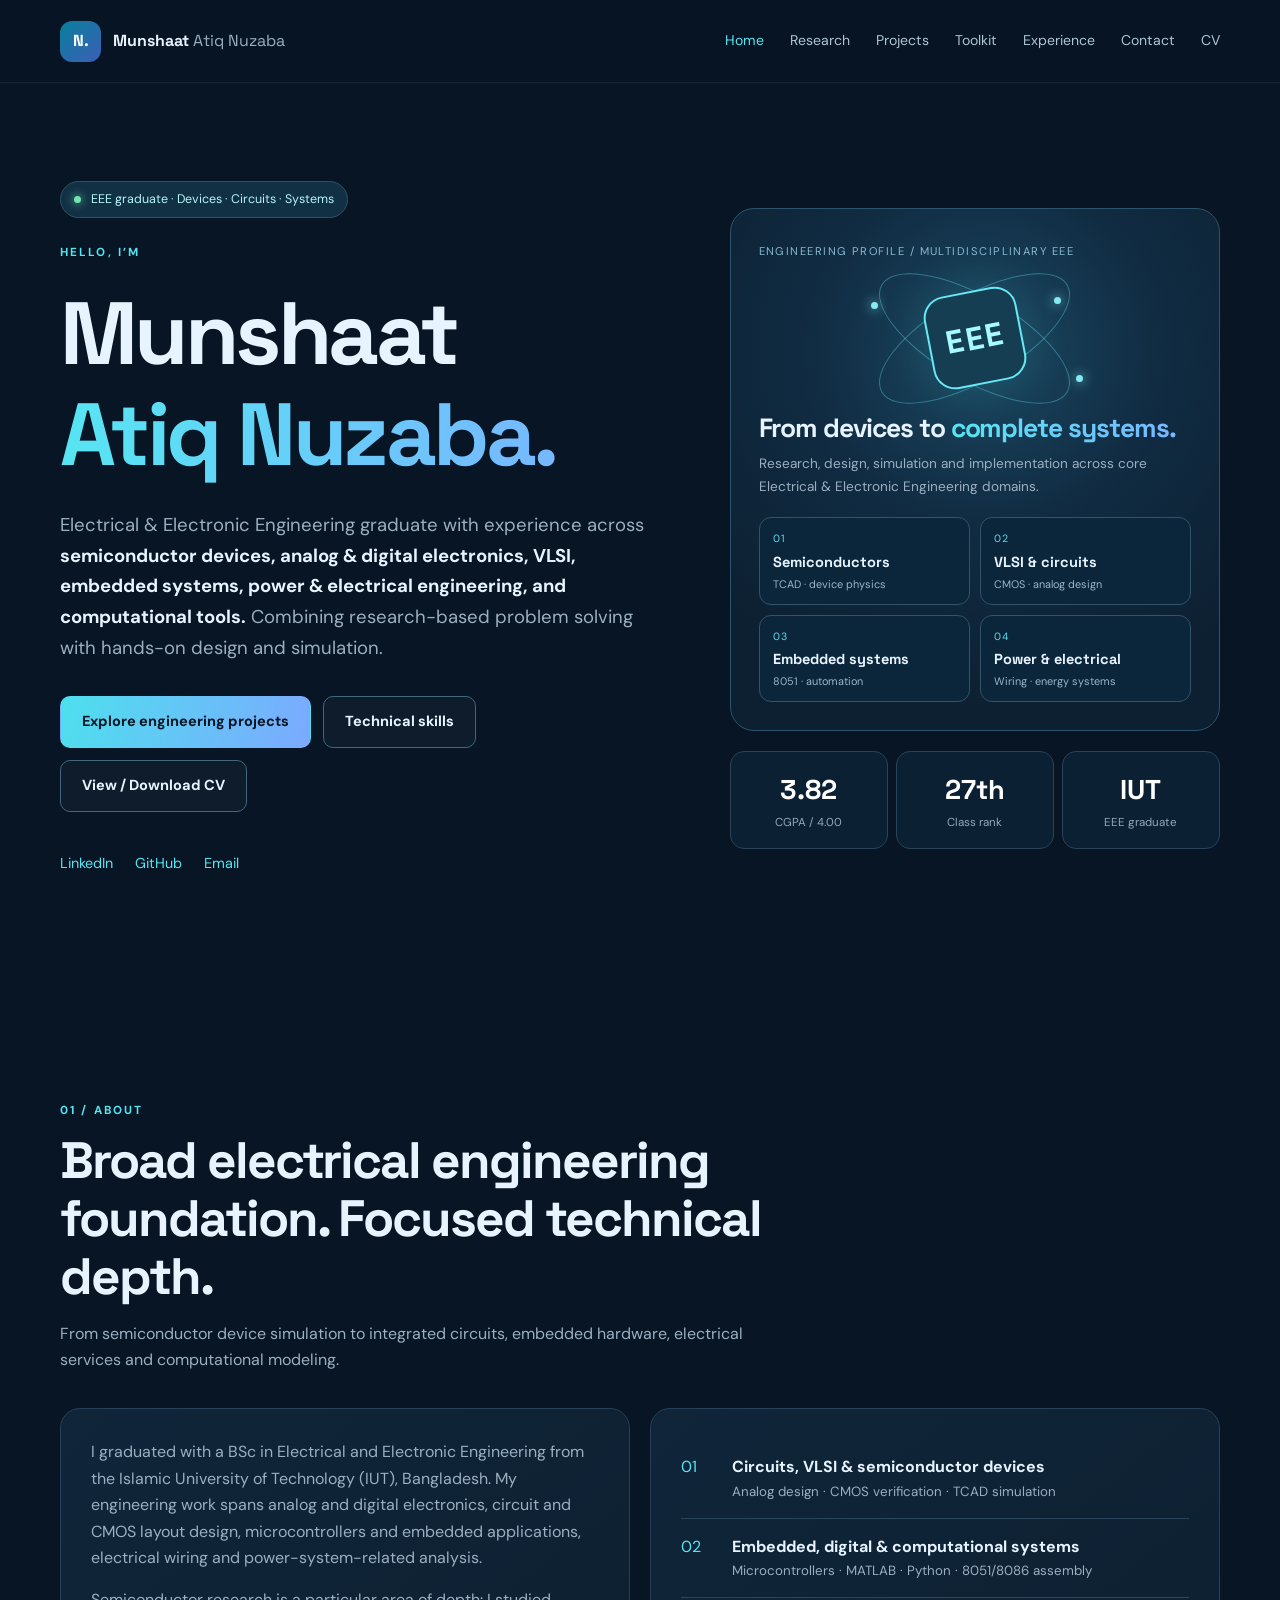
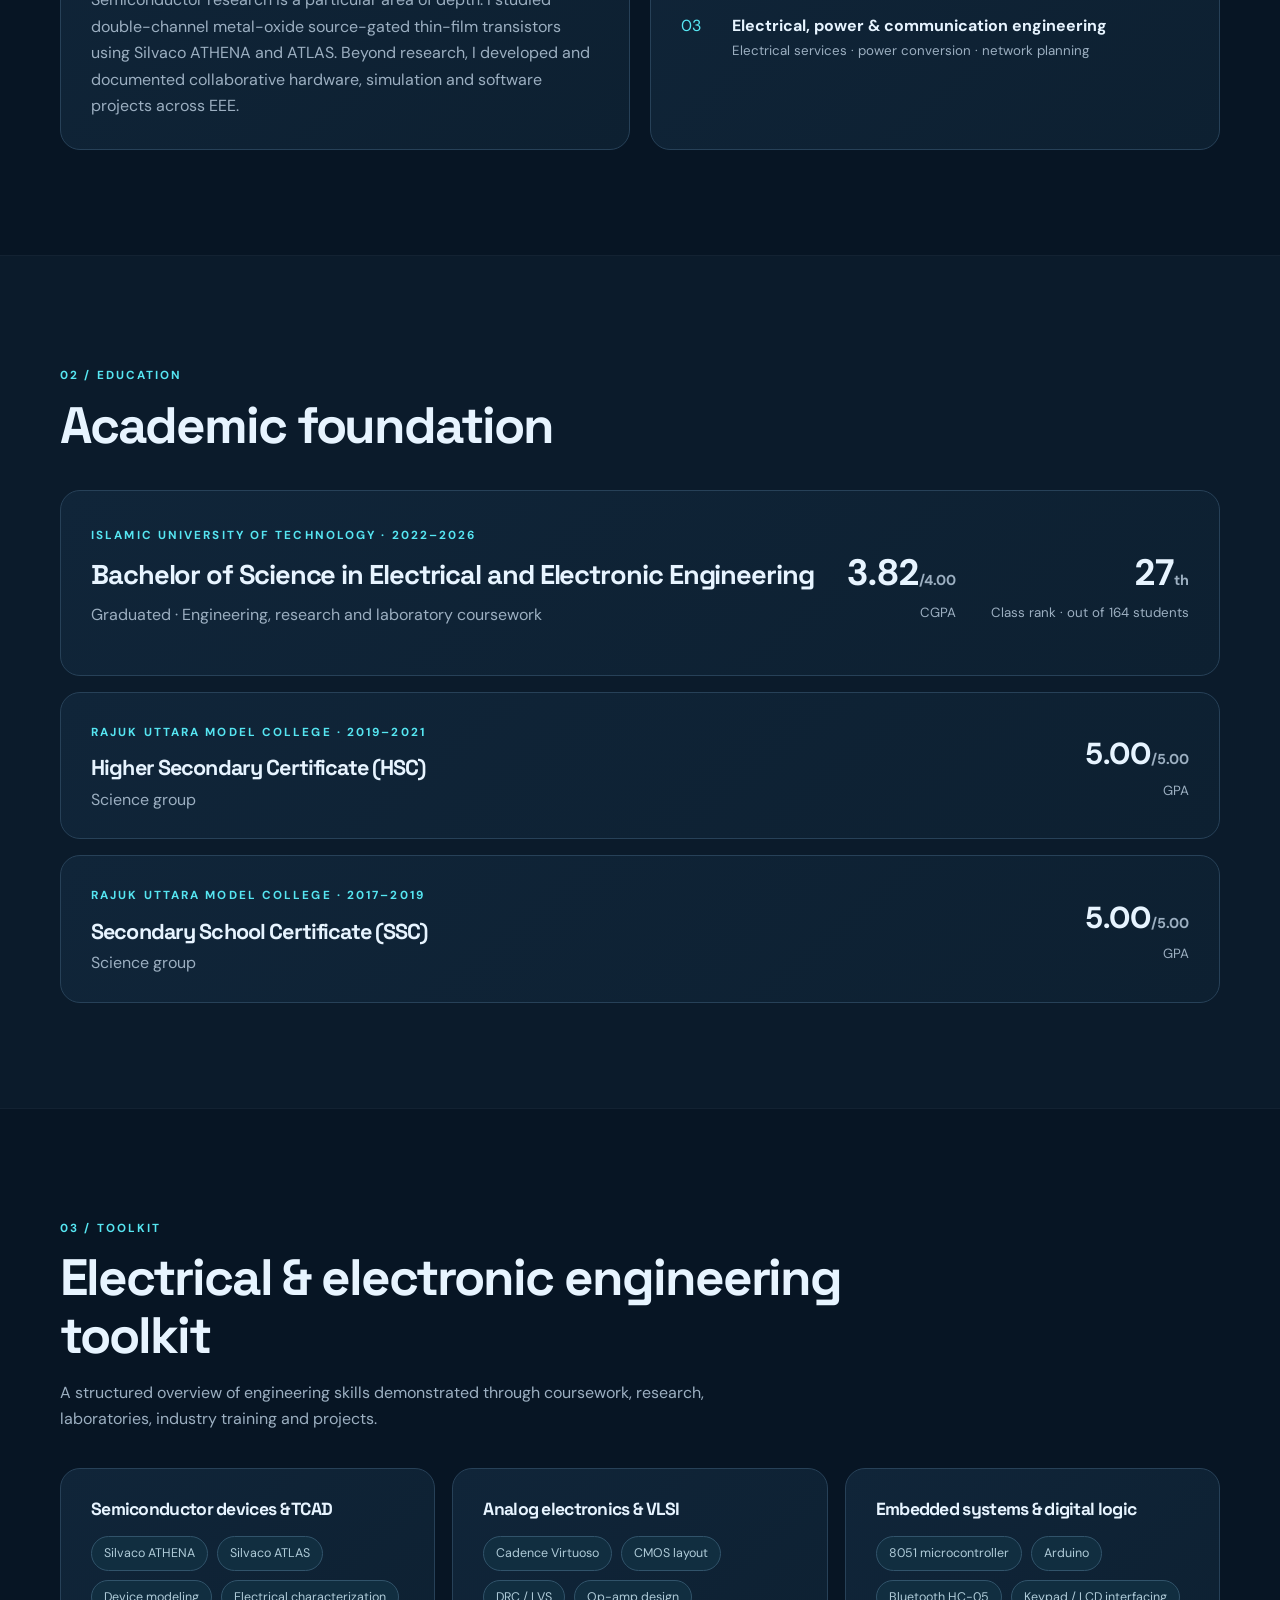
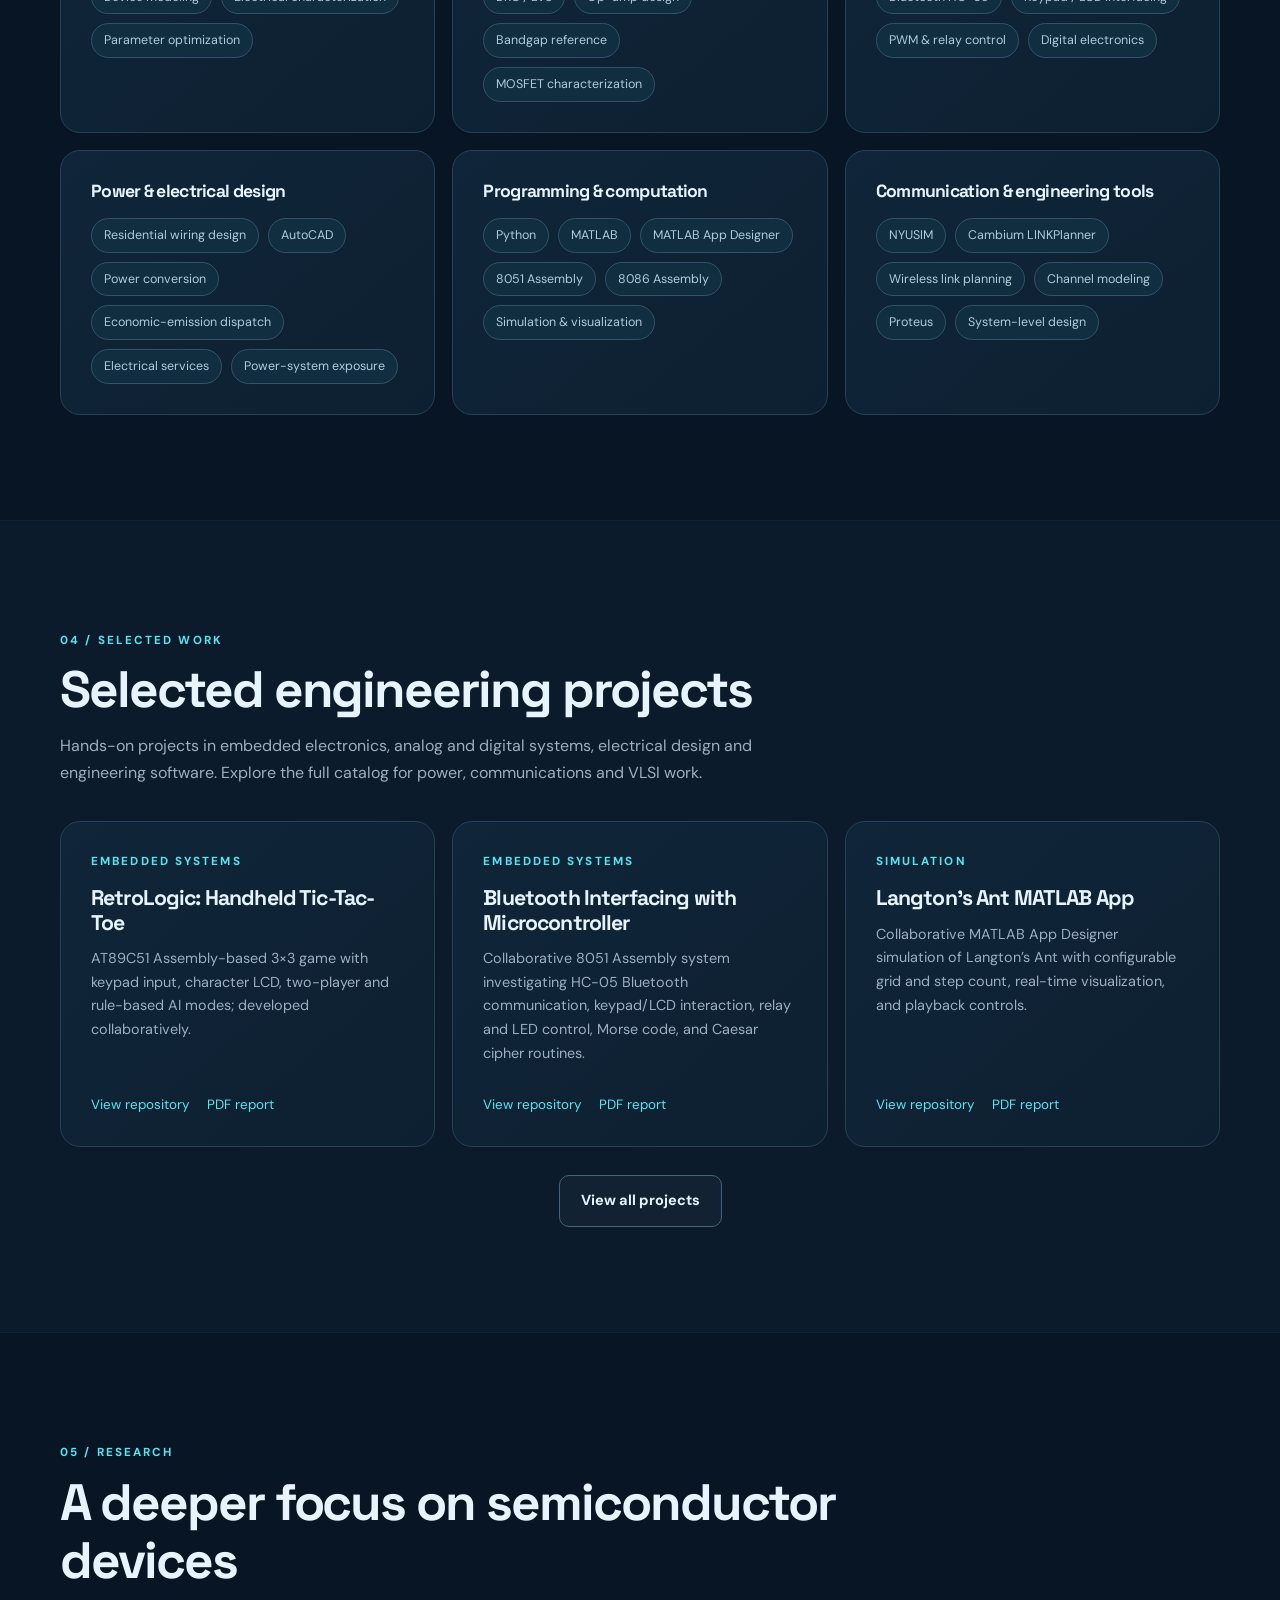
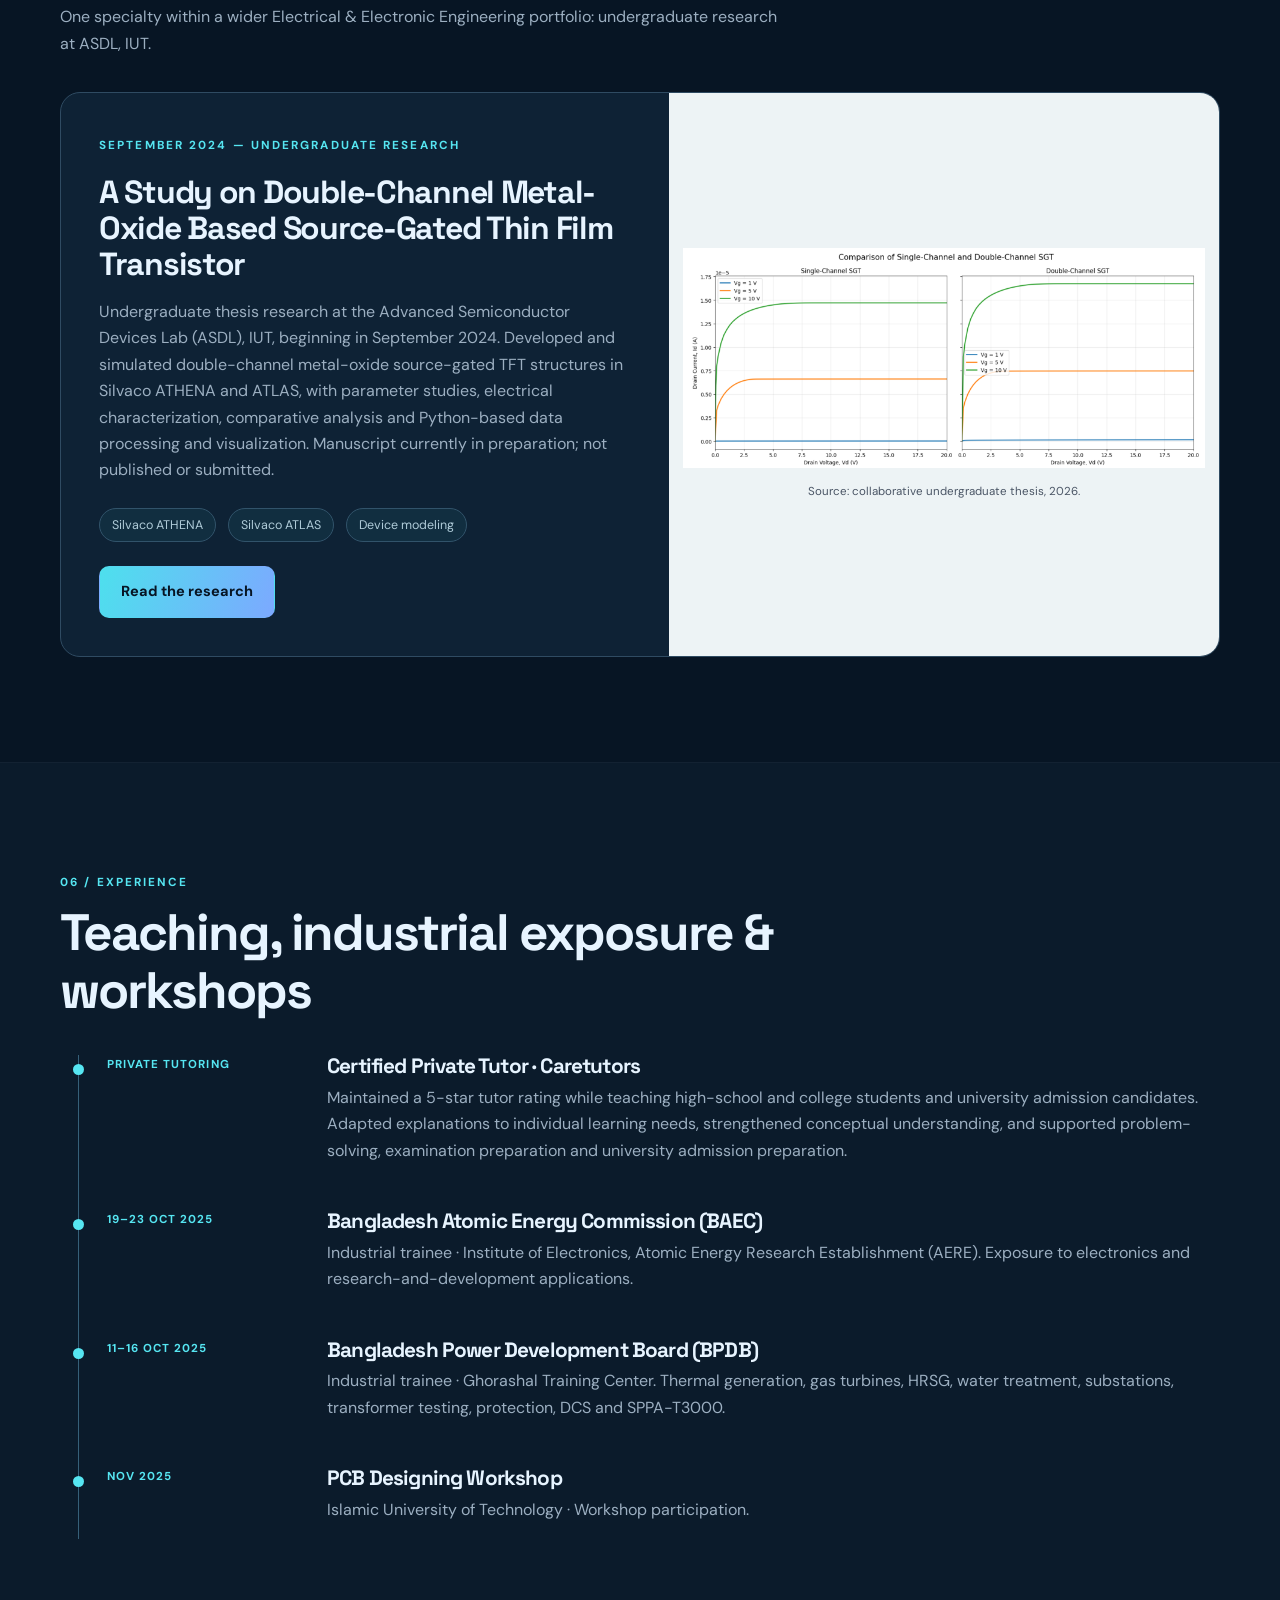
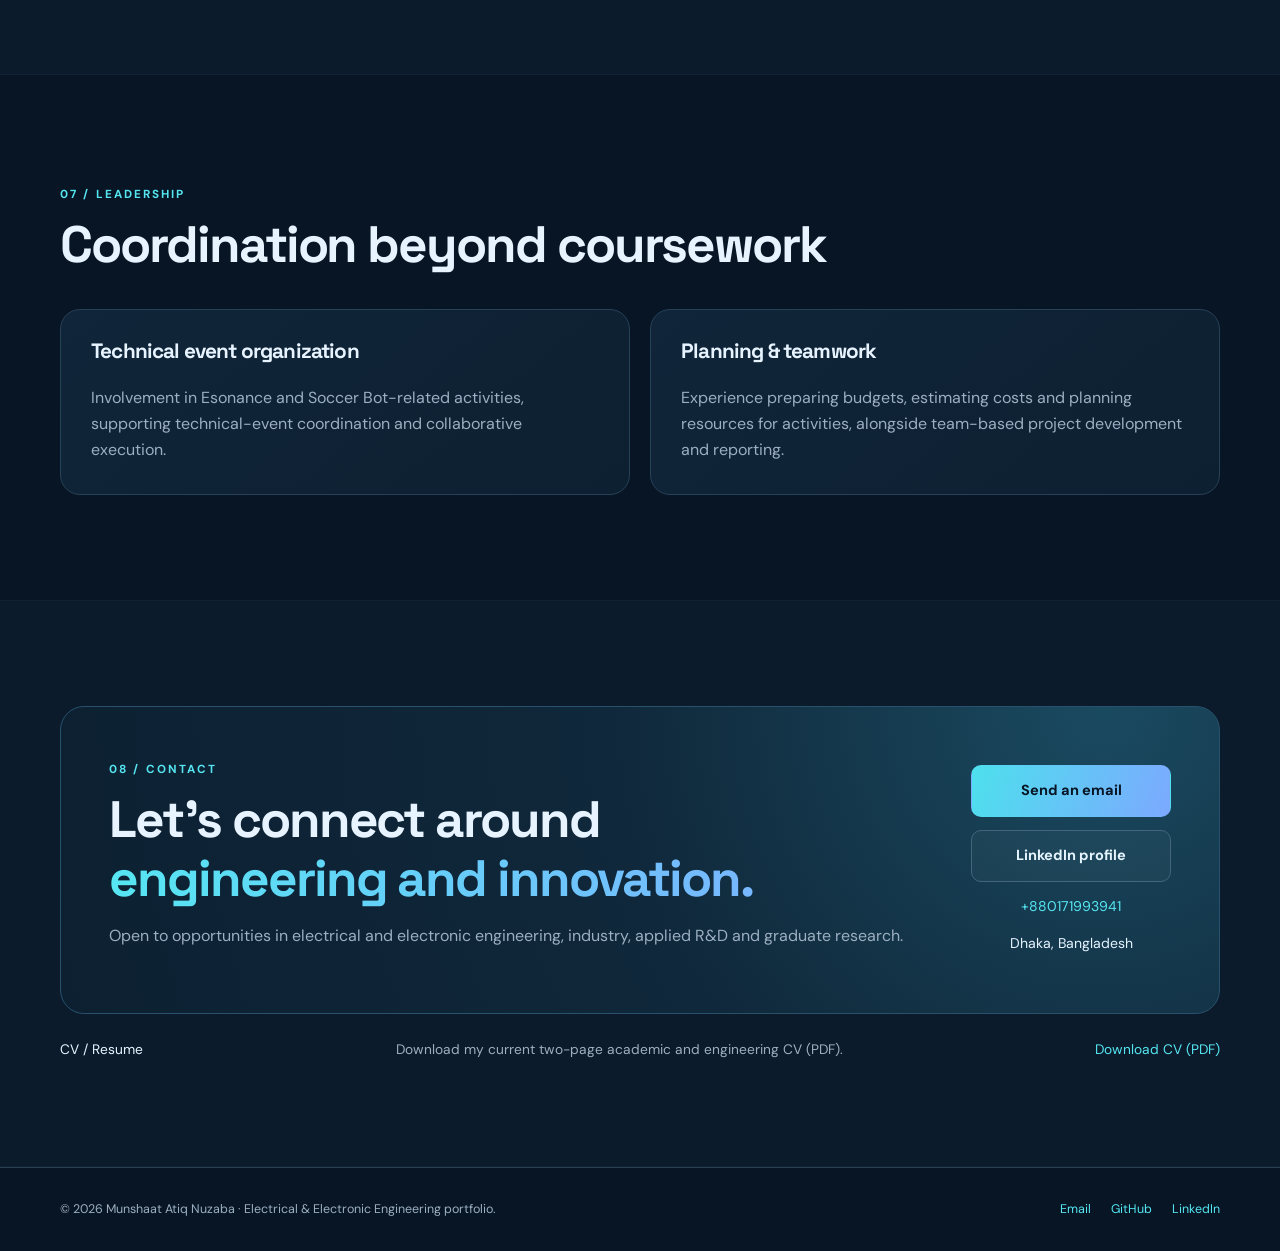
<file: index.html>
<!DOCTYPE html>

<html lang="en"><head><meta charset="utf-8"/><meta content="width=device-width,initial-scale=1" name="viewport"/><meta content="#071626" name="theme-color"/><meta content="Electrical and Electronic Engineering portfolio of Munshaat Atiq Nuzaba: semiconductor devices, analog and digital circuits, VLSI, embedded systems, power and electrical design, and engineering computation." name="description"/><meta content="Home" property="og:title"/><meta content="Electrical and Electronic Engineering portfolio of Munshaat Atiq Nuzaba: semiconductor devices, analog and digital circuits, VLSI, embedded systems, power and electrical design, and engineering computation." property="og:description"/><meta content="website" property="og:type"/><link href="favicon.svg" rel="icon" type="image/svg+xml"/><link href="assets/css/style.css" rel="stylesheet"/><title>Home | Munshaat Atiq Nuzaba</title></head><body><a class="skip-link" href="#main">Skip to content</a><header class="topbar"><div class="container nav-row"><a class="brand" href="index.html"><span class="brand-mark">N.</span><span>Munshaat <span class="subbrand">Atiq Nuzaba</span></span></a><button aria-controls="main-nav" aria-expanded="false" aria-label="Toggle navigation" class="nav-toggle">☰</button><nav aria-label="Primary navigation" class="main-nav" id="main-nav"><a aria-current="page" href="index.html">Home</a><a href="research.html">Research</a><a href="projects.html">Projects</a><a href="index.html#skills">Toolkit</a><a href="index.html#experience">Experience</a><a href="index.html#contact">Contact</a><a href="assets/Munshaat_Atiq_Nuzaba_CV.pdf" rel="noopener noreferrer" target="_blank">CV</a></nav></div></header><main id="main"><section class="hero container"><div class="hero-copy"><div class="availability"><span class="status-dot"></span> EEE graduate · Devices · Circuits · Systems</div><div class="eyebrow">HELLO, I’M</div><h1>Munshaat<br/><span class="gradient-text">Atiq Nuzaba.</span></h1><p class="hero-lede">Electrical &amp; Electronic Engineering graduate with experience across <strong>semiconductor devices, analog &amp; digital electronics, VLSI, embedded systems, power &amp; electrical engineering, and computational tools.</strong> Combining research-based problem solving with hands-on design and simulation.</p><div class="hero-actions"><a class="btn btn-primary" href="projects.html">Explore engineering projects</a><a class="btn btn-ghost" href="index.html#skills">Technical skills</a><a class="btn btn-ghost" href="assets/Munshaat_Atiq_Nuzaba_CV.pdf" rel="noopener noreferrer" target="_blank">View / Download CV</a></div><div class="hero-social"><a class="inline-link" href="https://www.linkedin.com/in/munshaat-atiq/" rel="noopener noreferrer" target="_blank">LinkedIn</a><a class="inline-link" href="https://github.com/Munshaat/" rel="noopener noreferrer" target="_blank">GitHub</a><a class="inline-link" href="mailto:atiqmunshaat@gmail.com">Email</a></div></div><div class="hero-side"><div class="orbit-card engineering-card">
<span class="orbit-label">ENGINEERING PROFILE / MULTIDISCIPLINARY EEE</span>
<div aria-hidden="true" class="engineering-emblem"><span class="emblem-center">EEE</span><span class="emblem-ring ring-one"></span><span class="emblem-ring ring-two"></span><span class="emblem-dot dot-one"></span><span class="emblem-dot dot-two"></span><span class="emblem-dot dot-three"></span></div>
<h3>From devices to <span class="gradient-text">complete systems.</span></h3>
<p>Research, design, simulation and implementation across core Electrical &amp; Electronic Engineering domains.</p>
<div class="domain-grid">
<div><span class="domain-symbol">01</span><strong>Semiconductors</strong><small>TCAD · device physics</small></div>
<div><span class="domain-symbol">02</span><strong>VLSI &amp; circuits</strong><small>CMOS · analog design</small></div>
<div><span class="domain-symbol">03</span><strong>Embedded systems</strong><small>8051 · automation</small></div>
<div><span class="domain-symbol">04</span><strong>Power &amp; electrical</strong><small>Wiring · energy systems</small></div>
</div></div><div class="stat-strip"><div><strong>3.82</strong><small>CGPA / 4.00</small></div><div><strong>27th</strong><small>Class rank</small></div><div><strong>IUT</strong><small>EEE graduate</small></div></div></div></section><section class="section container" id="about"><div class="section-heading"><span class="eyebrow">01 / ABOUT</span><h2>Broad electrical engineering foundation. Focused technical depth.</h2><p>From semiconductor device simulation to integrated circuits, embedded hardware, electrical services and computational modeling.</p></div><div class="two-col"><div class="panel prose"><p>I graduated with a BSc in Electrical and Electronic Engineering from the Islamic University of Technology (IUT), Bangladesh. My engineering work spans analog and digital electronics, circuit and CMOS layout design, microcontrollers and embedded applications, electrical wiring and power-system-related analysis.</p><p>Semiconductor research is a particular area of depth: I studied double-channel metal-oxide source-gated thin-film transistors using Silvaco ATHENA and ATLAS. Beyond research, I developed and documented collaborative hardware, simulation and software projects across EEE.</p></div><div class="panel focus-list"><div><span>01</span><strong>Circuits, VLSI &amp; semiconductor devices</strong><small>Analog design · CMOS verification · TCAD simulation</small></div><div><span>02</span><strong>Embedded, digital &amp; computational systems</strong><small>Microcontrollers · MATLAB · Python · 8051/8086 assembly</small></div><div><span>03</span><strong>Electrical, power &amp; communication engineering</strong><small>Electrical services · power conversion · network planning</small></div></div></div></section><section class="section section-muted" id="education"><div class="container"><div class="section-heading"><span class="eyebrow">02 / EDUCATION</span><h2>Academic foundation</h2></div><div class="education-stack"><div class="education-card"><div><span class="eyebrow">ISLAMIC UNIVERSITY OF TECHNOLOGY · 2022–2026</span><h3>Bachelor of Science in Electrical and Electronic Engineering</h3><p>Graduated · Engineering, research and laboratory coursework</p></div><div class="edu-metrics"><div><strong>3.82<span>/4.00</span></strong><small>CGPA</small></div><div><strong>27<span>th</span></strong><small>Class rank · out of 164 students</small></div></div></div><div class="education-card education-secondary"><div><span class="eyebrow">RAJUK UTTARA MODEL COLLEGE · 2019–2021</span><h3>Higher Secondary Certificate (HSC)</h3><p>Science group</p></div><div class="edu-metrics"><div><strong>5.00<span>/5.00</span></strong><small>GPA</small></div></div></div><div class="education-card education-secondary"><div><span class="eyebrow">RAJUK UTTARA MODEL COLLEGE · 2017–2019</span><h3>Secondary School Certificate (SSC)</h3><p>Science group</p></div><div class="edu-metrics"><div><strong>5.00<span>/5.00</span></strong><small>GPA</small></div></div></div></div></div></section><section class="section container" id="skills"><div class="section-heading"><span class="eyebrow">03 / TOOLKIT</span><h2>Electrical &amp; electronic engineering toolkit</h2><p>A structured overview of engineering skills demonstrated through coursework, research, laboratories, industry training and projects.</p></div><div class="skill-grid">
<div class="panel skill-card"><h3>Semiconductor devices &amp; TCAD</h3><div class="tag-cloud"><span>Silvaco ATHENA</span><span>Silvaco ATLAS</span><span>Device modeling</span><span>Electrical characterization</span><span>Parameter optimization</span></div></div>
<div class="panel skill-card"><h3>Analog electronics &amp; VLSI</h3><div class="tag-cloud"><span>Cadence Virtuoso</span><span>CMOS layout</span><span>DRC / LVS</span><span>Op-amp design</span><span>Bandgap reference</span><span>MOSFET characterization</span></div></div>
<div class="panel skill-card"><h3>Embedded systems &amp; digital logic</h3><div class="tag-cloud"><span>8051 microcontroller</span><span>Arduino</span><span>Bluetooth HC-05</span><span>Keypad / LCD interfacing</span><span>PWM &amp; relay control</span><span>Digital electronics</span></div></div>
<div class="panel skill-card"><h3>Power &amp; electrical design</h3><div class="tag-cloud"><span>Residential wiring design</span><span>AutoCAD</span><span>Power conversion</span><span>Economic-emission dispatch</span><span>Electrical services</span><span>Power-system exposure</span></div></div>
<div class="panel skill-card"><h3>Programming &amp; computation</h3><div class="tag-cloud"><span>Python</span><span>MATLAB</span><span>MATLAB App Designer</span><span>8051 Assembly</span><span>8086 Assembly</span><span>Simulation &amp; visualization</span></div></div>
<div class="panel skill-card"><h3>Communication &amp; engineering tools</h3><div class="tag-cloud"><span>NYUSIM</span><span>Cambium LINKPlanner</span><span>Wireless link planning</span><span>Channel modeling</span><span>Proteus</span><span>System-level design</span></div></div>
</div></section><section class="section section-muted"><div class="container"><div class="section-heading"><span class="eyebrow">04 / SELECTED WORK</span><h2>Selected engineering projects</h2><p>Hands-on projects in embedded electronics, analog and digital systems, electrical design and engineering software. Explore the full catalog for power, communications and VLSI work.</p></div><div class="feature-grid"><article class="project-card"><span class="eyebrow">EMBEDDED SYSTEMS</span><h3>RetroLogic: Handheld Tic-Tac-Toe</h3><p>AT89C51 Assembly-based 3×3 game with keypad input, character LCD, two-player and rule-based AI modes; developed collaboratively.</p><div class="card-links"><a class="inline-link" href="https://github.com/Munshaat/RetroLogic-Handheld-Tic-Tac-Toe-Using-AT89C51" rel="noopener noreferrer" target="_blank">View repository</a><a class="inline-link" href="assets/reports/retrologic-tic-tac-toe.pdf">PDF report</a></div></article><article class="project-card"><span class="eyebrow">EMBEDDED SYSTEMS</span><h3>Bluetooth Interfacing with Microcontroller</h3><p>Collaborative 8051 Assembly system investigating HC-05 Bluetooth communication, keypad/LCD interaction, relay and LED control, Morse code, and Caesar cipher routines.</p><div class="card-links"><a class="inline-link" href="https://github.com/Munshaat/Bluetooth-Interfacing-with-Microcontroller" rel="noopener noreferrer" target="_blank">View repository</a><a class="inline-link" href="assets/reports/bluetooth-microcontroller.pdf">PDF report</a></div></article><article class="project-card"><span class="eyebrow">SIMULATION</span><h3>Langton’s Ant MATLAB App</h3><p>Collaborative MATLAB App Designer simulation of Langton’s Ant with configurable grid and step count, real-time visualization, and playback controls.</p><div class="card-links"><a class="inline-link" href="https://github.com/Munshaat/Langtons-Ant-Matlab-App" rel="noopener noreferrer" target="_blank">View repository</a><a class="inline-link" href="assets/reports/langtons-ant.pdf">PDF report</a></div></article></div><div class="section-end"><a class="btn btn-ghost" href="projects.html">View all projects</a></div></div></section><section class="section container" id="research-preview"><div class="section-heading"><span class="eyebrow">05 / RESEARCH</span><h2>A deeper focus on semiconductor devices</h2><p>One specialty within a wider Electrical &amp; Electronic Engineering portfolio: undergraduate research at ASDL, IUT.</p></div><div class="research-feature"><div class="research-feature-text"><span class="eyebrow">SEPTEMBER 2024 — UNDERGRADUATE RESEARCH</span><h3>A Study on Double-Channel Metal-Oxide Based Source-Gated Thin Film Transistor</h3><p>Undergraduate thesis research at the Advanced Semiconductor Devices Lab (ASDL), IUT, beginning in September 2024. Developed and simulated double-channel metal-oxide source-gated TFT structures in Silvaco ATHENA and ATLAS, with parameter studies, electrical characterization, comparative analysis and Python-based data processing and visualization. Manuscript currently in preparation; not published or submitted.</p><div class="pill-row"><span>Silvaco ATHENA</span><span>Silvaco ATLAS</span><span>Device modeling</span></div><a class="btn btn-primary" href="research.html">Read the research</a></div><figure><img alt="Thesis comparison of single and double channel transistor output characteristics" loading="lazy" src="assets/figures/comparative-output.png"/><figcaption>Source: collaborative undergraduate thesis, 2026.</figcaption></figure></div></section><section class="section section-muted" id="experience"><div class="container"><div class="section-heading"><span class="eyebrow">06 / EXPERIENCE</span><h2>Teaching, industrial exposure &amp; workshops</h2></div><div class="timeline"><div class="timeline-item"><time>PRIVATE TUTORING</time><div><h3>Certified Private Tutor · Caretutors</h3><p>Maintained a 5-star tutor rating while teaching high-school and college students and university admission candidates. Adapted explanations to individual learning needs, strengthened conceptual understanding, and supported problem-solving, examination preparation and university admission preparation.</p></div></div><div class="timeline-item"><time>19–23 OCT 2025</time><div><h3>Bangladesh Atomic Energy Commission (BAEC)</h3><p>Industrial trainee · Institute of Electronics, Atomic Energy Research Establishment (AERE). Exposure to electronics and research-and-development applications.</p></div></div><div class="timeline-item"><time>11–16 OCT 2025</time><div><h3>Bangladesh Power Development Board (BPDB)</h3><p>Industrial trainee · Ghorashal Training Center. Thermal generation, gas turbines, HRSG, water treatment, substations, transformer testing, protection, DCS and SPPA-T3000.</p></div></div><div class="timeline-item"><time>NOV 2025</time><div><h3>PCB Designing Workshop</h3><p>Islamic University of Technology · Workshop participation.</p></div></div></div></div></section><section class="section container" id="leadership"><div class="section-heading"><span class="eyebrow">07 / LEADERSHIP</span><h2>Coordination beyond coursework</h2></div><div class="two-col"><div class="panel"><h3>Technical event organization</h3><p>Involvement in Esonance and Soccer Bot-related activities, supporting technical-event coordination and collaborative execution.</p></div><div class="panel"><h3>Planning &amp; teamwork</h3><p>Experience preparing budgets, estimating costs and planning resources for activities, alongside team-based project development and reporting.</p></div></div></section><section class="section section-muted" id="contact"><div class="container"><div class="contact-box"><div><span class="eyebrow">08 / CONTACT</span><h2>Let’s connect around<br/><span class="gradient-text">engineering and innovation.</span></h2><p>Open to opportunities in electrical and electronic engineering, industry, applied R&amp;D and graduate research.</p></div><div class="contact-actions"><a class="btn btn-primary" href="mailto:atiqmunshaat@gmail.com">Send an email</a><a class="btn btn-ghost" href="https://www.linkedin.com/in/munshaat-atiq/" rel="noopener noreferrer" target="_blank">LinkedIn profile</a><a class="inline-link" href="tel:+880171993941">+880171993941</a><span>Dhaka, Bangladesh</span></div></div><div class="resume-note"><span>CV / Resume</span><p>Download my current two-page academic and engineering CV (PDF).</p><a class="inline-link" download="Munshaat_Atiq_Nuzaba_CV.pdf" href="assets/Munshaat_Atiq_Nuzaba_CV.pdf">Download CV (PDF)</a></div></div></section></main><footer class="footer"><div class="container footer-row"><span>© 2026 Munshaat Atiq Nuzaba · Electrical &amp; Electronic Engineering portfolio.</span><div><a class="inline-link" href="mailto:atiqmunshaat@gmail.com">Email</a> <a class="inline-link" href="https://github.com/Munshaat/" rel="noopener noreferrer" target="_blank">GitHub</a> <a class="inline-link" href="https://www.linkedin.com/in/munshaat-atiq/" rel="noopener noreferrer" target="_blank">LinkedIn</a></div></div></footer><script defer="" src="assets/js/site.js"></script></body></html>
</file>
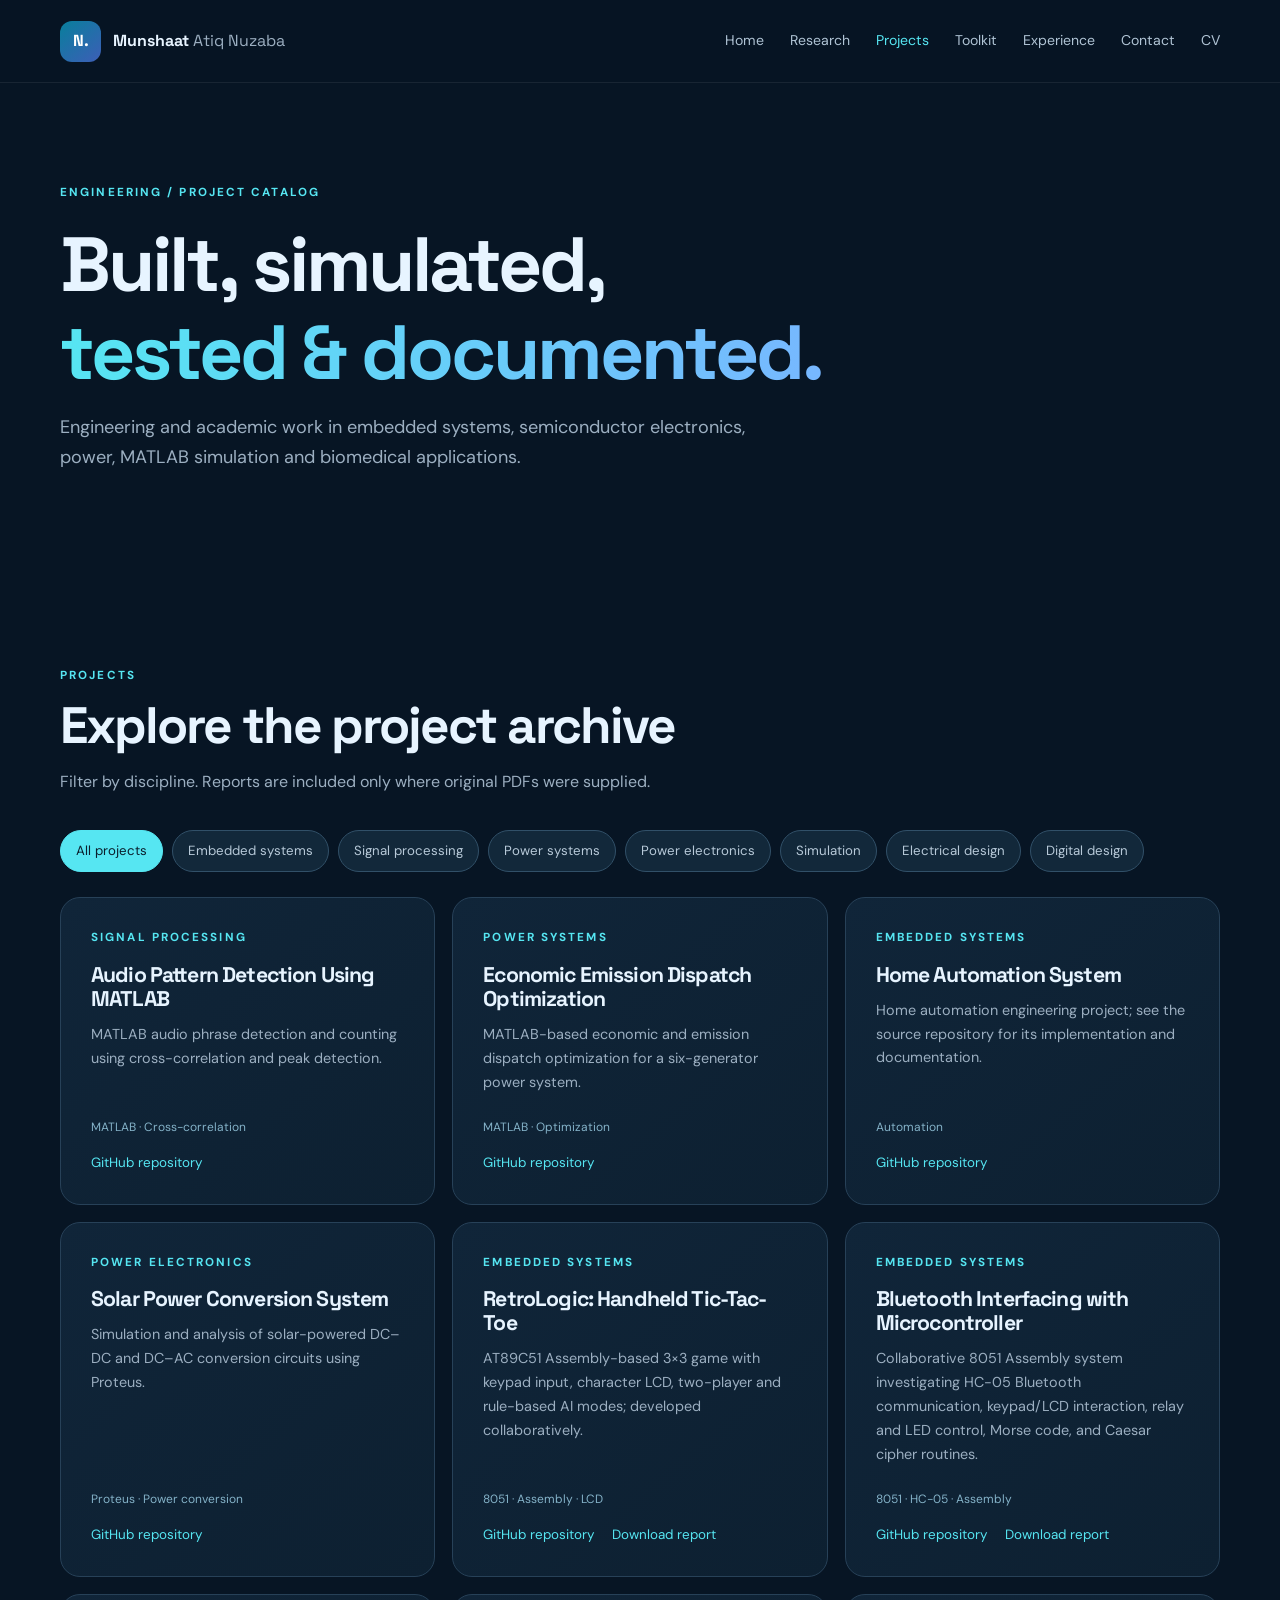
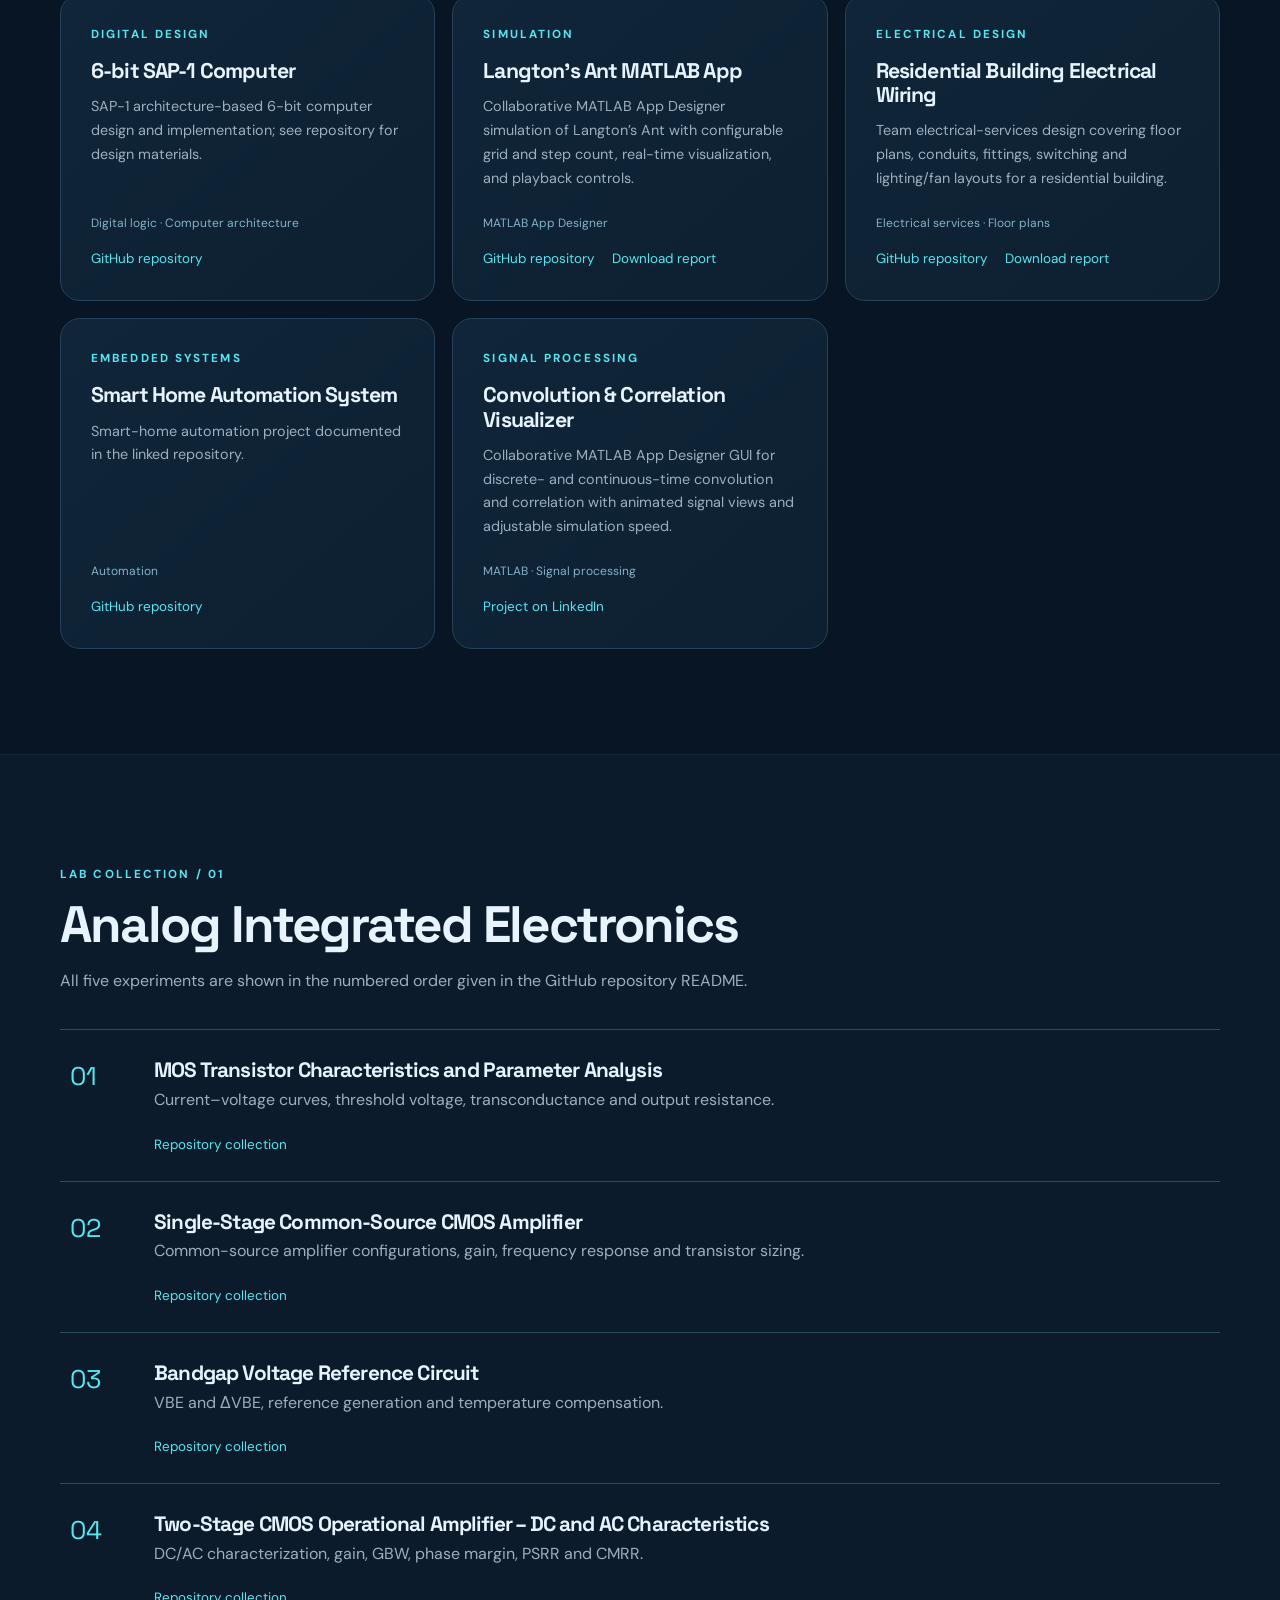
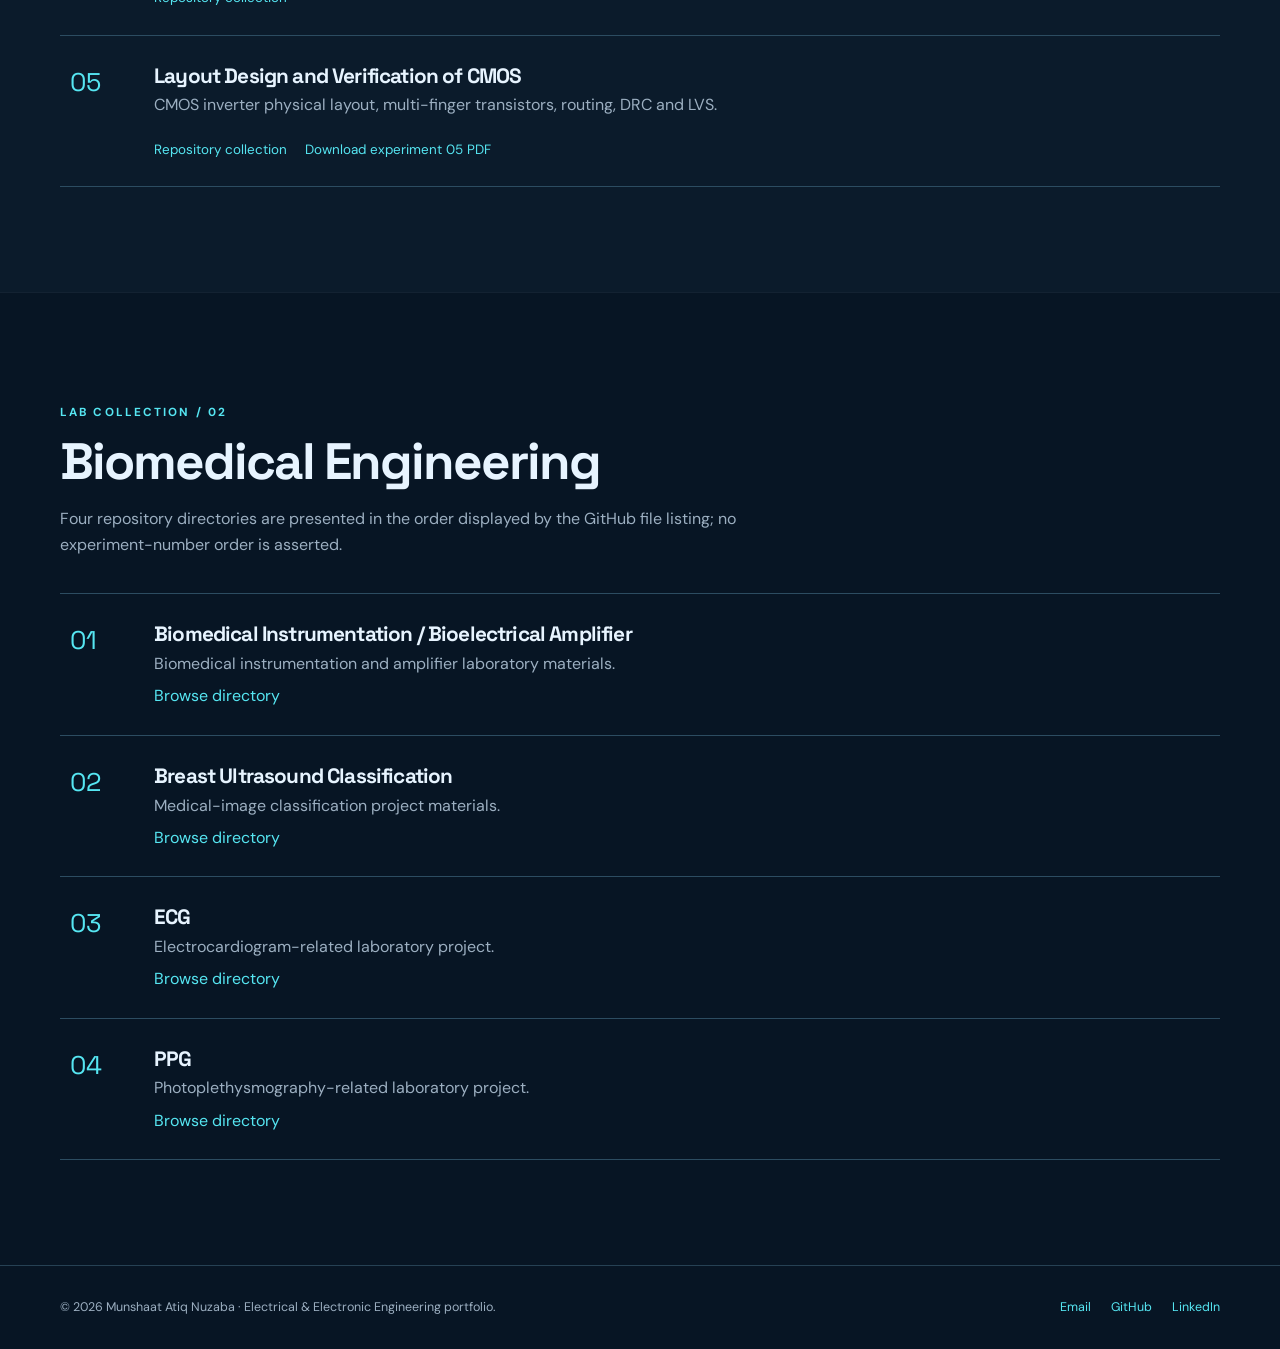
<file: projects.html>
<!DOCTYPE html>

<html lang="en"><head><meta charset="utf-8"/><meta content="width=device-width,initial-scale=1" name="viewport"/><meta content="#071626" name="theme-color"/><meta content="Project catalog: embedded systems, VLSI, MATLAB, biomedical engineering and electrical design." name="description"/><meta content="Projects" property="og:title"/><meta content="Project catalog: embedded systems, VLSI, MATLAB, biomedical engineering and electrical design." property="og:description"/><meta content="website" property="og:type"/><link href="favicon.svg" rel="icon" type="image/svg+xml"/><link href="assets/css/style.css" rel="stylesheet"/><title>Projects | Munshaat Atiq Nuzaba</title></head><body><a class="skip-link" href="#main">Skip to content</a><header class="topbar"><div class="container nav-row"><a class="brand" href="index.html"><span class="brand-mark">N.</span><span>Munshaat <span class="subbrand">Atiq Nuzaba</span></span></a><button aria-controls="main-nav" aria-expanded="false" aria-label="Toggle navigation" class="nav-toggle">☰</button><nav aria-label="Primary navigation" class="main-nav" id="main-nav"><a href="index.html">Home</a><a href="research.html">Research</a><a aria-current="page" href="projects.html">Projects</a><a href="index.html#skills">Toolkit</a><a href="index.html#experience">Experience</a><a href="index.html#contact">Contact</a><a href="assets/Munshaat_Atiq_Nuzaba_CV.pdf" rel="noopener noreferrer" target="_blank">CV</a></nav></div></header><main id="main"><section class="page-intro container"><span class="eyebrow">ENGINEERING / PROJECT CATALOG</span><h1>Built, simulated,<br/><span class="gradient-text">tested &amp; documented.</span></h1><p>Engineering and academic work in embedded systems, semiconductor electronics, power, MATLAB simulation and biomedical applications.</p></section><section class="section container" id="project-list"><div class="section-heading"><span class="eyebrow">PROJECTS</span><h2>Explore the project archive</h2><p>Filter by discipline. Reports are included only where original PDFs were supplied.</p></div><div aria-label="Filter projects" class="filters"><button aria-pressed="true" class="filter active" data-filter="all" type="button">All projects</button><button aria-pressed="false" class="filter" data-filter="Embedded systems" type="button">Embedded systems</button><button aria-pressed="false" class="filter" data-filter="Signal processing" type="button">Signal processing</button><button aria-pressed="false" class="filter" data-filter="Power systems" type="button">Power systems</button><button aria-pressed="false" class="filter" data-filter="Power electronics" type="button">Power electronics</button><button aria-pressed="false" class="filter" data-filter="Simulation" type="button">Simulation</button><button aria-pressed="false" class="filter" data-filter="Electrical design" type="button">Electrical design</button><button aria-pressed="false" class="filter" data-filter="Digital design" type="button">Digital design</button></div><div class="project-grid" id="project-grid"><article class="project-card" data-category="Signal processing"><span class="eyebrow">SIGNAL PROCESSING</span><h3>Audio Pattern Detection Using MATLAB</h3><p>MATLAB audio phrase detection and counting using cross-correlation and peak detection.</p><div class="project-tags">MATLAB · Cross-correlation</div><div class="card-links"><a class="inline-link" href="https://github.com/Munshaat/audio-pattern-detection-matlab" rel="noopener noreferrer" target="_blank">GitHub repository</a></div></article><article class="project-card" data-category="Power systems"><span class="eyebrow">POWER SYSTEMS</span><h3>Economic Emission Dispatch Optimization</h3><p>MATLAB-based economic and emission dispatch optimization for a six-generator power system.</p><div class="project-tags">MATLAB · Optimization</div><div class="card-links"><a class="inline-link" href="https://github.com/Munshaat/economic-emission-dispatch-optimization" rel="noopener noreferrer" target="_blank">GitHub repository</a></div></article><article class="project-card" data-category="Embedded systems"><span class="eyebrow">EMBEDDED SYSTEMS</span><h3>Home Automation System</h3><p>Home automation engineering project; see the source repository for its implementation and documentation.</p><div class="project-tags">Automation</div><div class="card-links"><a class="inline-link" href="https://github.com/Munshaat/Home-Automation-System" rel="noopener noreferrer" target="_blank">GitHub repository</a></div></article><article class="project-card" data-category="Power electronics"><span class="eyebrow">POWER ELECTRONICS</span><h3>Solar Power Conversion System</h3><p>Simulation and analysis of solar-powered DC–DC and DC–AC conversion circuits using Proteus.</p><div class="project-tags">Proteus · Power conversion</div><div class="card-links"><a class="inline-link" href="https://github.com/Munshaat/solar-power-conversion-system" rel="noopener noreferrer" target="_blank">GitHub repository</a></div></article><article class="project-card" data-category="Embedded systems"><span class="eyebrow">EMBEDDED SYSTEMS</span><h3>RetroLogic: Handheld Tic-Tac-Toe</h3><p>AT89C51 Assembly-based 3×3 game with keypad input, character LCD, two-player and rule-based AI modes; developed collaboratively.</p><div class="project-tags">8051 · Assembly · LCD</div><div class="card-links"><a class="inline-link" href="https://github.com/Munshaat/RetroLogic-Handheld-Tic-Tac-Toe-Using-AT89C51" rel="noopener noreferrer" target="_blank">GitHub repository</a><a class="inline-link" download="" href="assets/reports/retrologic-tic-tac-toe.pdf">Download report</a></div></article><article class="project-card" data-category="Embedded systems"><span class="eyebrow">EMBEDDED SYSTEMS</span><h3>Bluetooth Interfacing with Microcontroller</h3><p>Collaborative 8051 Assembly system investigating HC-05 Bluetooth communication, keypad/LCD interaction, relay and LED control, Morse code, and Caesar cipher routines.</p><div class="project-tags">8051 · HC-05 · Assembly</div><div class="card-links"><a class="inline-link" href="https://github.com/Munshaat/Bluetooth-Interfacing-with-Microcontroller" rel="noopener noreferrer" target="_blank">GitHub repository</a><a class="inline-link" download="" href="assets/reports/bluetooth-microcontroller.pdf">Download report</a></div></article><article class="project-card" data-category="Digital design"><span class="eyebrow">DIGITAL DESIGN</span><h3>6-bit SAP-1 Computer</h3><p>SAP-1 architecture-based 6-bit computer design and implementation; see repository for design materials.</p><div class="project-tags">Digital logic · Computer architecture</div><div class="card-links"><a class="inline-link" href="https://github.com/Munshaat/6-bit-sap1-computer" rel="noopener noreferrer" target="_blank">GitHub repository</a></div></article><article class="project-card" data-category="Simulation"><span class="eyebrow">SIMULATION</span><h3>Langton’s Ant MATLAB App</h3><p>Collaborative MATLAB App Designer simulation of Langton’s Ant with configurable grid and step count, real-time visualization, and playback controls.</p><div class="project-tags">MATLAB App Designer</div><div class="card-links"><a class="inline-link" href="https://github.com/Munshaat/Langtons-Ant-Matlab-App" rel="noopener noreferrer" target="_blank">GitHub repository</a><a class="inline-link" download="" href="assets/reports/langtons-ant.pdf">Download report</a></div></article><article class="project-card" data-category="Electrical design"><span class="eyebrow">ELECTRICAL DESIGN</span><h3>Residential Building Electrical Wiring</h3><p>Team electrical-services design covering floor plans, conduits, fittings, switching and lighting/fan layouts for a residential building.</p><div class="project-tags">Electrical services · Floor plans</div><div class="card-links"><a class="inline-link" href="https://github.com/Munshaat/Residential-Building-Electrical-Wiring-" rel="noopener noreferrer" target="_blank">GitHub repository</a><a class="inline-link" download="" href="assets/reports/residential-electrical-wiring.pdf">Download report</a></div></article><article class="project-card" data-category="Embedded systems"><span class="eyebrow">EMBEDDED SYSTEMS</span><h3>Smart Home Automation System</h3><p>Smart-home automation project documented in the linked repository.</p><div class="project-tags">Automation</div><div class="card-links"><a class="inline-link" href="https://github.com/Munshaat/Smart-Home-Automation-System" rel="noopener noreferrer" target="_blank">GitHub repository</a></div></article><article class="project-card" data-category="Signal processing"><span class="eyebrow">SIGNAL PROCESSING</span><h3>Convolution &amp; Correlation Visualizer</h3><p>Collaborative MATLAB App Designer GUI for discrete- and continuous-time convolution and correlation with animated signal views and adjustable simulation speed.</p><div class="project-tags">MATLAB · Signal processing</div><div class="card-links"><a class="inline-link" href="https://www.linkedin.com/feed/update/urn:li:activity:7354852377474060288/" rel="noopener noreferrer" target="_blank">Project on LinkedIn</a></div></article></div><p class="empty-filter" hidden="" id="empty-filter">No projects in this category.</p></section><section class="section section-muted" id="analog"><div class="container"><div class="section-heading"><span class="eyebrow">LAB COLLECTION / 01</span><h2>Analog Integrated Electronics</h2><p>All five experiments are shown in the numbered order given in the GitHub repository README.</p></div><div class="lab-list"><article class="lab-item"><div class="lab-num">01</div><div><h3>MOS Transistor Characteristics and Parameter Analysis</h3><p>Current–voltage curves, threshold voltage, transconductance and output resistance.</p><div class="card-links"><a class="inline-link" href="https://github.com/Munshaat/Analog-Integrated-Electronics" rel="noopener noreferrer" target="_blank">Repository collection</a></div></div></article><article class="lab-item"><div class="lab-num">02</div><div><h3>Single-Stage Common-Source CMOS Amplifier</h3><p>Common-source amplifier configurations, gain, frequency response and transistor sizing.</p><div class="card-links"><a class="inline-link" href="https://github.com/Munshaat/Analog-Integrated-Electronics" rel="noopener noreferrer" target="_blank">Repository collection</a></div></div></article><article class="lab-item"><div class="lab-num">03</div><div><h3>Bandgap Voltage Reference Circuit</h3><p>VBE and ΔVBE, reference generation and temperature compensation.</p><div class="card-links"><a class="inline-link" href="https://github.com/Munshaat/Analog-Integrated-Electronics" rel="noopener noreferrer" target="_blank">Repository collection</a></div></div></article><article class="lab-item"><div class="lab-num">04</div><div><h3>Two-Stage CMOS Operational Amplifier – DC and AC Characteristics</h3><p>DC/AC characterization, gain, GBW, phase margin, PSRR and CMRR.</p><div class="card-links"><a class="inline-link" href="https://github.com/Munshaat/Analog-Integrated-Electronics" rel="noopener noreferrer" target="_blank">Repository collection</a></div></div></article><article class="lab-item"><div class="lab-num">05</div><div><h3>Layout Design and Verification of CMOS</h3><p>CMOS inverter physical layout, multi-finger transistors, routing, DRC and LVS.</p><div class="card-links"><a class="inline-link" href="https://github.com/Munshaat/Analog-Integrated-Electronics" rel="noopener noreferrer" target="_blank">Repository collection</a><a class="inline-link" download="" href="assets/reports/cmos-inverter-layout.pdf">Download experiment 05 PDF</a></div></div></article></div></div></section><section class="section container" id="biomedical"><div class="section-heading"><span class="eyebrow">LAB COLLECTION / 02</span><h2>Biomedical Engineering</h2><p>Four repository directories are presented in the order displayed by the GitHub file listing; no experiment-number order is asserted.</p></div><div class="lab-list"><article class="lab-item"><div class="lab-num">01</div><div><h3>Biomedical Instrumentation / Bioelectrical Amplifier</h3><p>Biomedical instrumentation and amplifier laboratory materials.</p><a class="inline-link" href="https://github.com/Munshaat/Biomedical-Engineering-Portfolio/tree/main/Biomedical-Instrumentation/Bioelectrical-Amplifier" rel="noopener noreferrer" target="_blank">Browse directory</a></div></article><article class="lab-item"><div class="lab-num">02</div><div><h3>Breast Ultrasound Classification</h3><p>Medical-image classification project materials.</p><a class="inline-link" href="https://github.com/Munshaat/Biomedical-Engineering-Portfolio/tree/main/Breast-Ultrasound-Classification" rel="noopener noreferrer" target="_blank">Browse directory</a></div></article><article class="lab-item"><div class="lab-num">03</div><div><h3>ECG</h3><p>Electrocardiogram-related laboratory project.</p><a class="inline-link" href="https://github.com/Munshaat/Biomedical-Engineering-Portfolio/tree/main/ECG/ECG" rel="noopener noreferrer" target="_blank">Browse directory</a></div></article><article class="lab-item"><div class="lab-num">04</div><div><h3>PPG</h3><p>Photoplethysmography-related laboratory project.</p><a class="inline-link" href="https://github.com/Munshaat/Biomedical-Engineering-Portfolio/tree/main/PPG" rel="noopener noreferrer" target="_blank">Browse directory</a></div></article></div></section></main><footer class="footer"><div class="container footer-row"><span>© 2026 Munshaat Atiq Nuzaba · Electrical &amp; Electronic Engineering portfolio.</span><div><a class="inline-link" href="mailto:atiqmunshaat@gmail.com">Email</a> <a class="inline-link" href="https://github.com/Munshaat/" rel="noopener noreferrer" target="_blank">GitHub</a> <a class="inline-link" href="https://www.linkedin.com/in/munshaat-atiq/" rel="noopener noreferrer" target="_blank">LinkedIn</a></div></div></footer><script defer="" src="assets/js/site.js"></script></body></html>
</file>
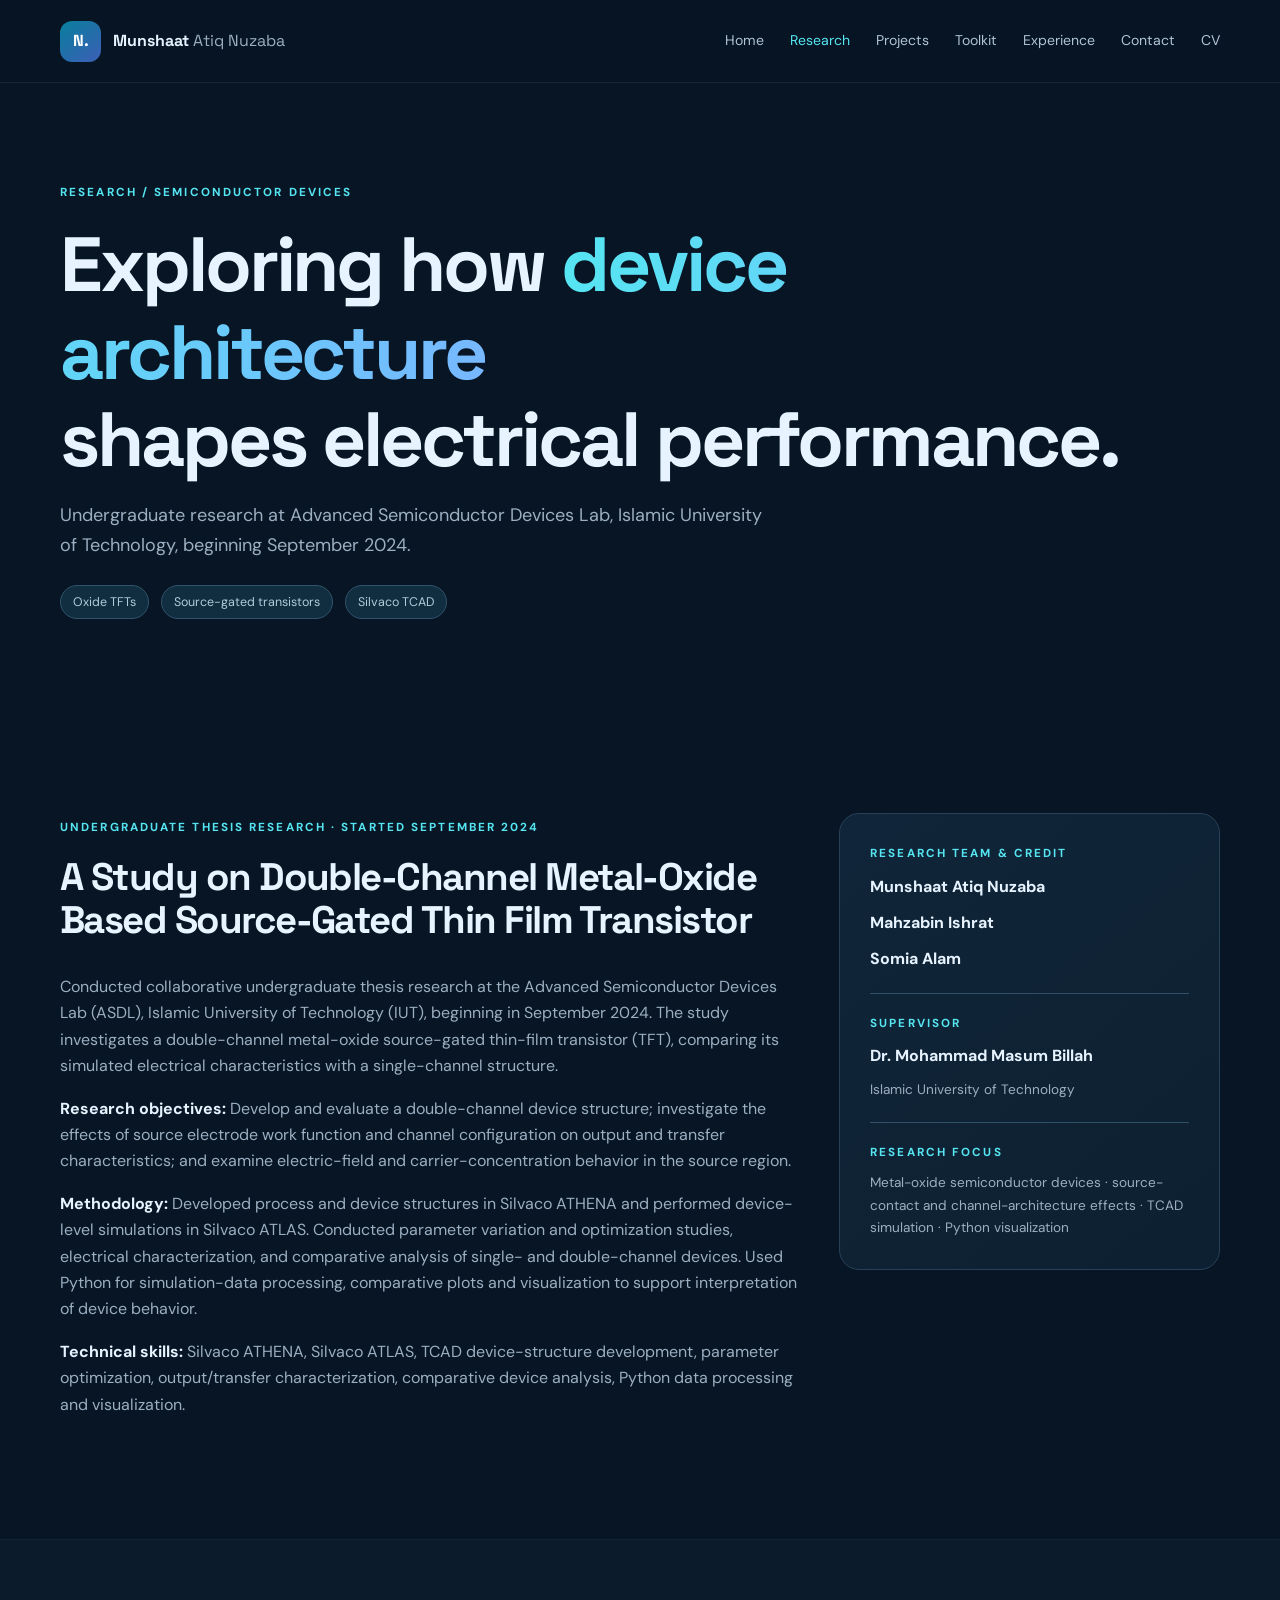
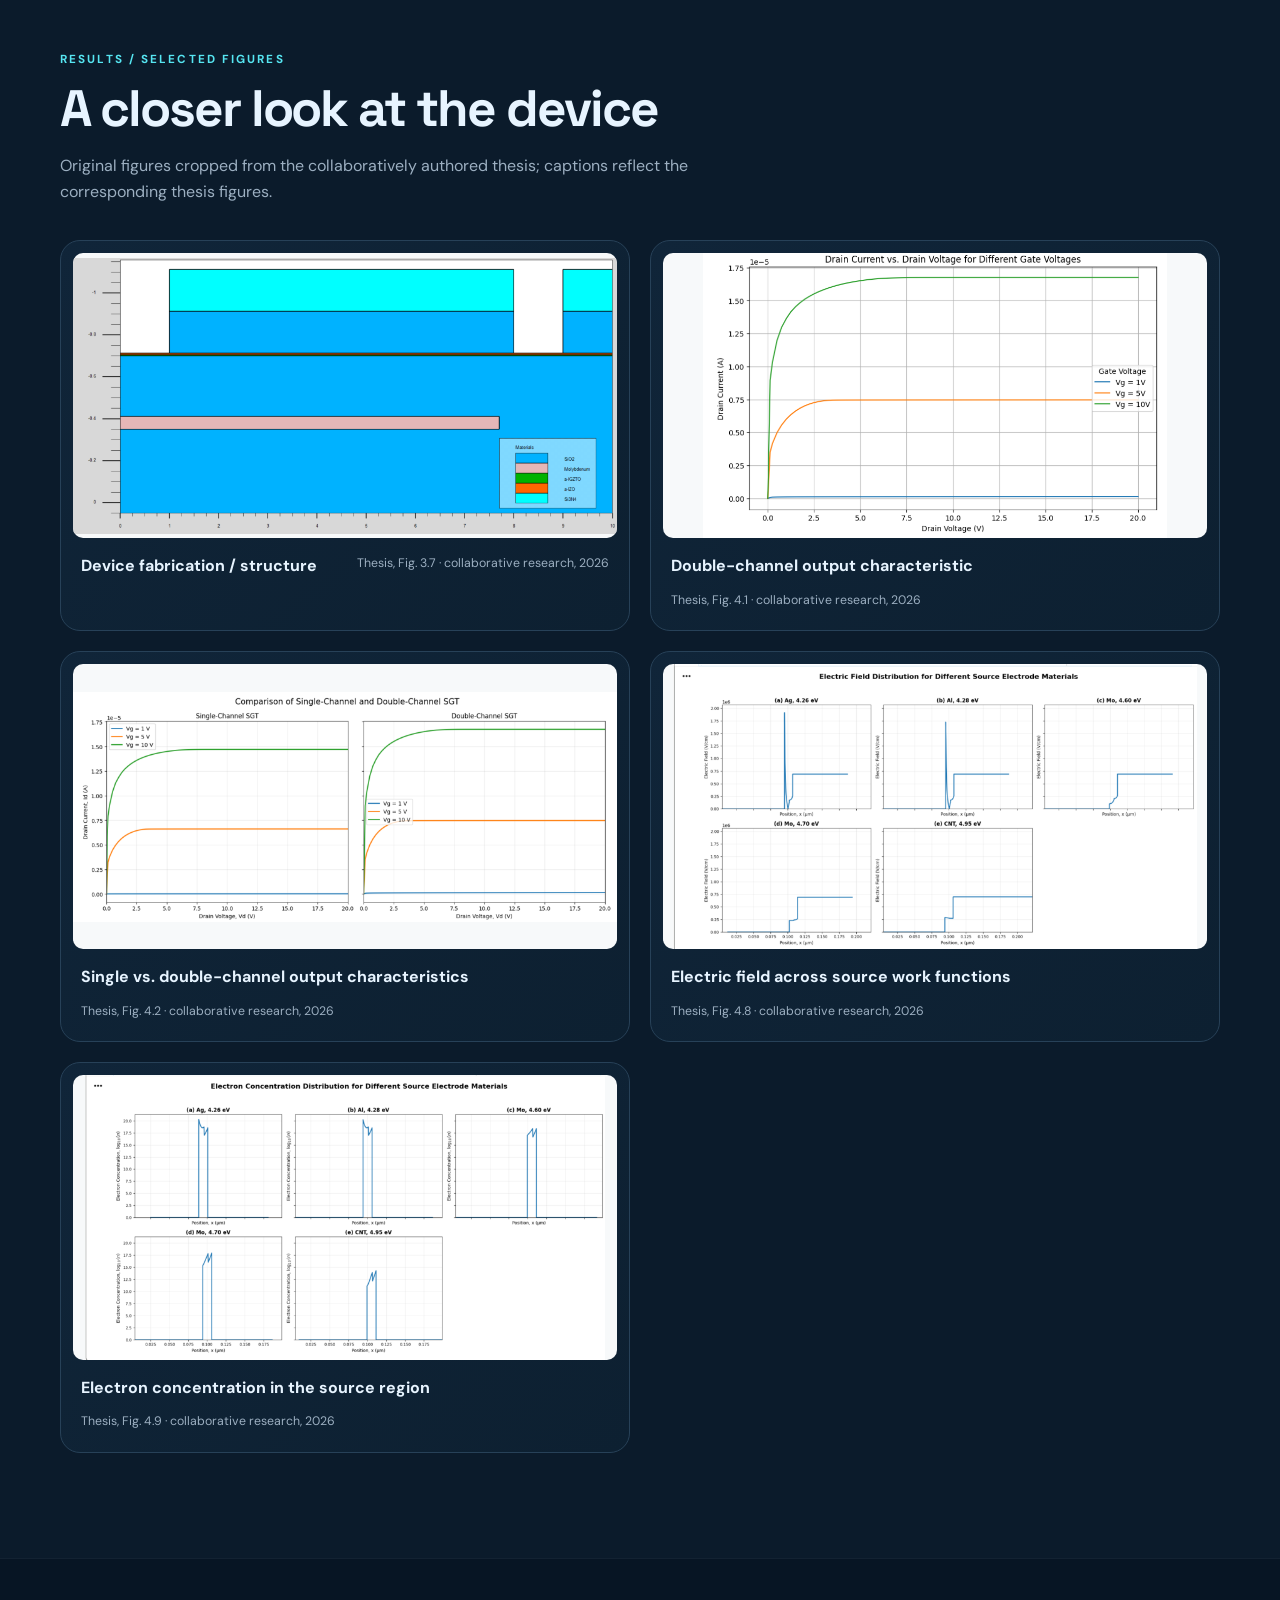
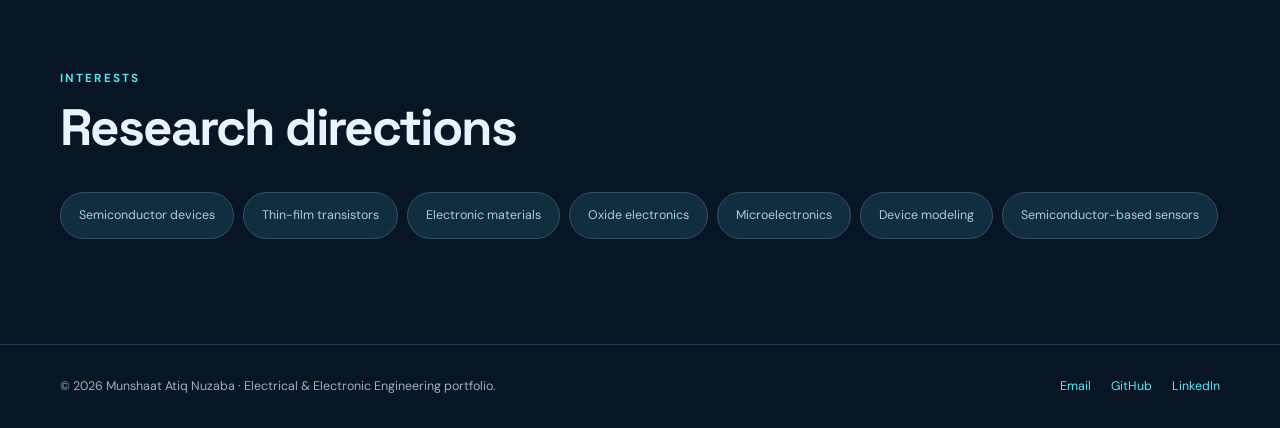
<file: research.html>
<!DOCTYPE html>

<html lang="en"><head><meta charset="utf-8"/><meta content="width=device-width,initial-scale=1" name="viewport"/><meta content="#071626" name="theme-color"/><meta content="Double-channel metal-oxide source-gated thin film transistor research and Silvaco TCAD simulations." name="description"/><meta content="Research" property="og:title"/><meta content="Double-channel metal-oxide source-gated thin film transistor research and Silvaco TCAD simulations." property="og:description"/><meta content="website" property="og:type"/><link href="favicon.svg" rel="icon" type="image/svg+xml"/><link href="assets/css/style.css" rel="stylesheet"/><title>Research | Munshaat Atiq Nuzaba</title></head><body><a class="skip-link" href="#main">Skip to content</a><header class="topbar"><div class="container nav-row"><a class="brand" href="index.html"><span class="brand-mark">N.</span><span>Munshaat <span class="subbrand">Atiq Nuzaba</span></span></a><button aria-controls="main-nav" aria-expanded="false" aria-label="Toggle navigation" class="nav-toggle">☰</button><nav aria-label="Primary navigation" class="main-nav" id="main-nav"><a href="index.html">Home</a><a aria-current="page" href="research.html">Research</a><a href="projects.html">Projects</a><a href="index.html#skills">Toolkit</a><a href="index.html#experience">Experience</a><a href="index.html#contact">Contact</a><a href="assets/Munshaat_Atiq_Nuzaba_CV.pdf" rel="noopener noreferrer" target="_blank">CV</a></nav></div></header><main id="main"><section class="page-intro container"><span class="eyebrow">RESEARCH / SEMICONDUCTOR DEVICES</span><h1>Exploring how <span class="gradient-text">device architecture</span><br/>shapes electrical performance.</h1><p>Undergraduate research at Advanced Semiconductor Devices Lab, Islamic University of Technology, beginning September 2024.</p><div class="pill-row"><span>Oxide TFTs</span><span>Source-gated transistors</span><span>Silvaco TCAD</span></div></section><section class="section container research-detail"><div class="research-layout"><div><span class="eyebrow">UNDERGRADUATE THESIS RESEARCH · STARTED SEPTEMBER 2024</span><h2>A Study on Double-Channel Metal-Oxide Based Source-Gated Thin Film Transistor</h2><p>Conducted collaborative undergraduate thesis research at the Advanced Semiconductor Devices Lab (ASDL), Islamic University of Technology (IUT), beginning in September 2024. The study investigates a double-channel metal-oxide source-gated thin-film transistor (TFT), comparing its simulated electrical characteristics with a single-channel structure.</p><p><strong>Research objectives:</strong> Develop and evaluate a double-channel device structure; investigate the effects of source electrode work function and channel configuration on output and transfer characteristics; and examine electric-field and carrier-concentration behavior in the source region.</p><p><strong>Methodology:</strong> Developed process and device structures in Silvaco ATHENA and performed device-level simulations in Silvaco ATLAS. Conducted parameter variation and optimization studies, electrical characterization, and comparative analysis of single- and double-channel devices. Used Python for simulation-data processing, comparative plots and visualization to support interpretation of device behavior.</p><p><strong>Technical skills:</strong> Silvaco ATHENA, Silvaco ATLAS, TCAD device-structure development, parameter optimization, output/transfer characterization, comparative device analysis, Python data processing and visualization.</p></div><aside class="research-aside"><span class="eyebrow">RESEARCH TEAM &amp; CREDIT</span><strong>Munshaat Atiq Nuzaba</strong><strong>Mahzabin Ishrat</strong><strong>Somia Alam</strong><div class="divider-small"></div><span class="eyebrow">SUPERVISOR</span><strong>Dr. Mohammad Masum Billah</strong><span>Islamic University of Technology</span><div class="divider-small"></div><span class="eyebrow">RESEARCH FOCUS</span><span>Metal-oxide semiconductor devices · source-contact and channel-architecture effects · TCAD simulation · Python visualization</span></aside></div></section><section class="section section-muted"><div class="container"><div class="section-heading"><span class="eyebrow">RESULTS / SELECTED FIGURES</span><h2>A closer look at the device</h2><p>Original figures cropped from the collaboratively authored thesis; captions reflect the corresponding thesis figures.</p></div><div class="figure-grid"><figure class="figure-panel"><img alt="Device fabrication / structure" loading="lazy" src="assets/figures/fabrication-structure.png"/><figcaption><strong>Device fabrication / structure</strong><span>Thesis, Fig. 3.7 · collaborative research, 2026</span></figcaption></figure><figure class="figure-panel"><img alt="Double-channel output characteristic" loading="lazy" src="assets/figures/output-characteristics.png"/><figcaption><strong>Double-channel output characteristic</strong><span>Thesis, Fig. 4.1 · collaborative research, 2026</span></figcaption></figure><figure class="figure-panel"><img alt="Single vs. double-channel output characteristics" loading="lazy" src="assets/figures/comparative-output.png"/><figcaption><strong>Single vs. double-channel output characteristics</strong><span>Thesis, Fig. 4.2 · collaborative research, 2026</span></figcaption></figure><figure class="figure-panel"><img alt="Electric field across source work functions" loading="lazy" src="assets/figures/electric-field.png"/><figcaption><strong>Electric field across source work functions</strong><span>Thesis, Fig. 4.8 · collaborative research, 2026</span></figcaption></figure><figure class="figure-panel"><img alt="Electron concentration in the source region" loading="lazy" src="assets/figures/electron-density.png"/><figcaption><strong>Electron concentration in the source region</strong><span>Thesis, Fig. 4.9 · collaborative research, 2026</span></figcaption></figure></div></div></section><section class="section container"><div class="section-heading"><span class="eyebrow">INTERESTS</span><h2>Research directions</h2></div><div class="tag-cloud research-tags"><span>Semiconductor devices</span><span>Thin-film transistors</span><span>Electronic materials</span><span>Oxide electronics</span><span>Microelectronics</span><span>Device modeling</span><span>Semiconductor-based sensors</span></div></section></main><footer class="footer"><div class="container footer-row"><span>© 2026 Munshaat Atiq Nuzaba · Electrical &amp; Electronic Engineering portfolio.</span><div><a class="inline-link" href="mailto:atiqmunshaat@gmail.com">Email</a> <a class="inline-link" href="https://github.com/Munshaat/" rel="noopener noreferrer" target="_blank">GitHub</a> <a class="inline-link" href="https://www.linkedin.com/in/munshaat-atiq/" rel="noopener noreferrer" target="_blank">LinkedIn</a></div></div></footer><script defer="" src="assets/js/site.js"></script></body></html>
</file>
<file: assets/css/style.css>
@import url('https://fonts.googleapis.com/css2?family=DM+Sans:wght@400;500;600;700&family=Space+Grotesk:wght@400;500;600;700&display=swap');:root{--bg:#071524;--bg2:#0c1e30;--panel:#102438;--panel2:#112c43;--line:#274052;--text:#e7f4ff;--muted:#9cafc1;--cyan:#56e6f2;--blue:#5891ff;--radius:20px}*{box-sizing:border-box}html{scroll-behavior:smooth}body{margin:0;background:var(--bg);color:var(--text);font-family:'DM Sans',sans-serif;line-height:1.65;-webkit-font-smoothing:antialiased}::selection{background:#2f90a4;color:#fff}a{color:var(--cyan);text-decoration:none}a:hover{text-decoration:underline}button{font:inherit}img{max-width:100%;display:block}h1,h2,h3,h4,p{margin-top:0}h1,h2,h3{font-family:'Space Grotesk',sans-serif;line-height:1.14;letter-spacing:-.04em}h1{font-size:clamp(3.1rem,6.9vw,6.8rem)}h2{font-size:clamp(2rem,4vw,3.5rem)}h3{font-size:1.3rem}p{color:var(--muted)}strong{color:var(--text)}.container{width:min(1160px,calc(100% - 48px));margin-inline:auto}.skip-link{position:absolute;top:-70px;left:16px;z-index:99;background:white;padding:10px;color:#000}.skip-link:focus{top:10px}.topbar{position:sticky;top:0;z-index:30;border-bottom:1px solid #ffffff12;background:#071524ed;backdrop-filter:blur(18px)}.nav-row{display:flex;justify-content:space-between;align-items:center;min-height:82px}.brand{color:var(--text);font-family:'Space Grotesk';display:flex;align-items:center;gap:12px;font-weight:700}.brand:hover{text-decoration:none}.brand-mark{width:41px;height:41px;display:grid;place-items:center;border-radius:12px;background:linear-gradient(140deg,#087f9c,#3d5eb7);color:white}.subbrand{font-weight:400;color:var(--muted)}.main-nav{display:flex;align-items:center;gap:26px}.main-nav a{font-size:.88rem;color:#b0c4d5}.main-nav a:hover,.main-nav a[aria-current]{color:var(--cyan);text-decoration:none}.nav-toggle{display:none}.eyebrow{font-size:.73rem;font-weight:700;letter-spacing:.18em;color:var(--cyan);text-transform:uppercase}.hero{min-height:680px;display:grid;grid-template-columns:1.1fr .9fr;align-items:center;gap:70px;padding-block:98px 115px}.hero h1{margin:22px 0 25px}.gradient-text{background:linear-gradient(95deg,var(--cyan),#77b7ff);-webkit-background-clip:text;background-clip:text;color:transparent}.hero-lede{font-size:1.16rem;max-width:600px}.hero-actions,.hero-social,.card-links,.pill-row{display:flex;gap:12px;flex-wrap:wrap;align-items:center}.hero-actions{margin-top:33px}.hero-social{margin-top:40px;gap:22px}.hero-social a{font-size:.9rem}.btn{padding:13px 21px;display:inline-flex;justify-content:center;align-items:center;font-weight:700;border-radius:10px;font-size:.91rem;border:1px solid #43667d;transition:transform .2s,background .2s}.btn:hover{transform:translateY(-2px);text-decoration:none}.btn-primary{background:linear-gradient(110deg,#4de0ed,#7ca9ff);color:#071524;border-color:transparent}.btn-ghost{background:#ffffff08;color:#e4f5ff}.availability{display:inline-flex;gap:10px;align-items:center;border:1px solid #2b5265;background:#123044;color:#b3f4f8;border-radius:99px;padding:7px 13px;font-size:.78rem;margin-bottom:25px}.status-dot{width:7px;height:7px;background:#6fe6b0;border-radius:50%;box-shadow:0 0 10px #6fe6b0}.hero-side{align-self:center}.orbit-card{background:radial-gradient(circle at 50% 42%,#1b4961 0%,#102a43 40%,#0d2031 78%);border:1px solid #2e536c;border-radius:24px;padding:28px;position:relative;min-height:428px;overflow:hidden}.orbit-label,.mini-label{color:#87b9ce;letter-spacing:.13em;font-size:.7rem}.orbit-card h3{font-size:1.75rem;margin:10px 0}.orbit-card p{font-size:.85rem;max-width:310px}.chip-diagram{height:210px;display:grid;place-items:center;position:relative}.chip-core{width:133px;height:133px;display:grid;place-items:center;border:2px solid #59dce9;transform:rotate(-12deg);border-radius:22px;background:linear-gradient(140deg,#16465b,#172941);box-shadow:0 0 80px #3bd5eb24,inset 0 0 30px #53daf021;font-family:'Space Grotesk';font-size:2.3rem;font-weight:700;color:#80f5ff}.chip-wire{position:absolute;width:235px;height:1px;background:#83dfea70}.w1{transform:rotate(30deg)}.w2{transform:rotate(-30deg)}.w3{transform:rotate(70deg)}.w4{transform:rotate(-70deg)}.stat-strip{display:grid;grid-template-columns:repeat(3,1fr);text-align:center;margin-top:20px;gap:8px}.stat-strip>div{padding:16px 5px;border:1px solid #294359;background:#0c2033;border-radius:14px}.stat-strip strong,.stat-strip small{display:block}.stat-strip strong{font-size:1.7rem;font-family:'Space Grotesk';color:white}.stat-strip small{color:#91a9bd;font-size:.72rem}.section{padding-block:105px}.section-muted{background:#0b1b2b;border-block:1px solid #ffffff08}.section-heading{margin-bottom:35px;max-width:790px}.section-heading h2{margin:9px 0 14px}.section-heading p{max-width:730px}.two-col{display:grid;grid-template-columns:1fr 1fr;gap:20px}.panel,.education-card,.project-card,.figure-panel,.research-aside{background:linear-gradient(140deg,#102539,#0d2031);border:1px solid #274158;border-radius:var(--radius);padding:30px}.panel p:last-child{margin-bottom:0}.focus-list>div{display:grid;grid-template-columns:36px 1fr;column-gap:15px;padding:15px 0;border-bottom:1px solid #29465b}.focus-list>div:last-child{border:0}.focus-list span{color:var(--cyan);grid-row:span 2}.focus-list small{display:block;color:var(--muted)}.education-card{display:flex;align-items:center;justify-content:space-between;gap:25px}.education-card h3{font-size:1.7rem;margin:12px 0}.edu-metrics{display:flex;gap:35px;text-align:right}.edu-metrics strong{display:block;font-size:2.3rem}.edu-metrics strong span{font-size:.9rem;color:var(--muted)}.edu-metrics small{display:block;color:var(--muted)}.research-feature{display:grid;grid-template-columns:1.05fr .95fr;border:1px solid #2f4b62;background:#0e2235;border-radius:var(--radius);overflow:hidden}.research-feature-text{padding:38px}.research-feature-text h3{font-size:2rem;margin:16px 0}.research-feature figure{margin:0;background:#edf3f5;display:flex;flex-direction:column;justify-content:center;min-width:0}.research-feature img{width:100%;object-fit:contain;padding:14px}.research-feature figcaption{color:#4a5565;font-size:.72rem;text-align:center;padding:0 14px 14px}.pill-row{margin:24px 0}.pill-row span,.tag-cloud span{border:1px solid #31536a;background:#112e40;color:#afcbd8;padding:6px 12px;border-radius:100px;font-size:.78rem}.feature-grid,.project-grid,.skill-grid{display:grid;grid-template-columns:repeat(3,minmax(0,1fr));gap:17px}.project-card{min-height:285px;display:flex;flex-direction:column;transition:transform .2s,border-color .2s}.project-card:hover{transform:translateY(-3px);border-color:#4f8598}.project-card h3{margin:15px 0 12px;font-size:1.33rem}.project-card p{font-size:.9rem;flex:1}.card-links{margin-top:auto;padding-top:14px;font-size:.84rem;gap:18px}.project-tags{font-size:.75rem;color:#84b2c8;margin-top:9px}.section-end{text-align:center;margin-top:28px}.skill-grid{grid-template-columns:repeat(3,1fr)}.skill-card h3{font-size:1.1rem}.tag-cloud{display:flex;gap:9px;flex-wrap:wrap}.timeline{border-left:1px solid #366079;margin-left:18px}.timeline-item{display:grid;grid-template-columns:190px 1fr;gap:30px;position:relative;margin:0 0 30px;padding-left:28px}.timeline-item:before{content:'';position:absolute;left:-6px;top:9px;width:11px;height:11px;background:var(--cyan);border-radius:50%}.timeline-item time{font-size:.72rem;font-weight:700;letter-spacing:.09em;color:var(--cyan)}.timeline-item h3{margin-bottom:6px}.contact-box{display:flex;justify-content:space-between;align-items:center;gap:30px;border:1px solid #28516b;padding:48px;border-radius:24px;background:radial-gradient(circle at 90% 0,#1a4a60,#10283b 45%,#0c2031)}.contact-box h2{margin:10px 0 15px}.contact-actions{display:flex;flex-direction:column;min-width:200px;align-items:stretch;gap:13px}.contact-actions>a:not(.btn),.contact-actions span{font-size:.88rem;text-align:center}.resume-note{display:flex;justify-content:space-between;align-items:center;gap:20px;margin-top:24px;font-size:.86rem}.resume-note p{margin:0}.footer{border-top:1px solid #264154;padding:31px 0}.footer-row{display:flex;justify-content:space-between;gap:16px;font-size:.78rem;color:var(--muted)}.footer-row>div{display:flex;gap:20px}.page-intro{padding-block:95px 65px}.page-intro h1{font-size:clamp(2.9rem,6vw,5.6rem);margin:17px 0}.page-intro>p{max-width:720px;font-size:1.13rem}.research-layout{display:grid;grid-template-columns:1.65fr .85fr;gap:40px}.research-layout h2{font-size:clamp(1.9rem,3vw,2.9rem);margin-top:15px}.research-aside{align-self:start;display:flex;flex-direction:column;gap:10px}.research-aside span:not(.eyebrow){color:var(--muted);font-size:.85rem}.divider-small{height:1px;background:#315169;margin:10px 0}.callout{border-left:3px solid var(--cyan);padding:14px 18px;background:#102e40;margin:24px 0}.callout p{margin:7px 0 0}.figure-grid{display:grid;grid-template-columns:repeat(2,minmax(0,1fr));gap:20px}.figure-panel{margin:0;padding:12px;overflow:hidden}.figure-panel img{width:100%;height:285px;object-fit:contain;background:#f7f9fa;border-radius:10px}.figure-panel figcaption{padding:15px 8px 8px;display:flex;justify-content:space-between;gap:10px;flex-wrap:wrap}.figure-panel figcaption span{color:var(--muted);font-size:.77rem}.research-tags span{padding:12px 18px}.filters{display:flex;gap:9px;flex-wrap:wrap;margin-bottom:25px}.filter{cursor:pointer;border:1px solid #315068;border-radius:100px;background:#12283a;color:#b7c9d8;padding:9px 15px;font-size:.83rem}.filter.active,.filter:hover{color:#0b1f2d;background:var(--cyan);border-color:var(--cyan)}.lab-list{border-top:1px solid #2c4c61}.lab-item{display:grid;grid-template-columns:68px 1fr;border-bottom:1px solid #2c4c61;padding:25px 10px;gap:16px}.lab-num{font-family:'Space Grotesk';font-size:1.6rem;color:var(--cyan)}.lab-item h3{margin:4px 0}.lab-item p{margin-bottom:6px}.empty-filter{padding:20px}@media(max-width:900px){.main-nav{gap:15px}.hero{grid-template-columns:1fr;gap:30px;padding-block:70px}.hero-side{display:grid;grid-template-columns:1fr;max-width:600px}.research-feature,.research-layout{grid-template-columns:1fr}.skill-grid,.feature-grid,.project-grid{grid-template-columns:repeat(2,1fr)}.research-feature figure{max-height:430px}.research-feature img{max-height:380px}}@media(max-width:680px){.container{width:min(100% - 32px,1160px)}.nav-row{min-height:70px}.brand{font-size:.91rem}.subbrand{display:none}.nav-toggle{display:block;background:#123044;border:1px solid #315169;color:var(--text);border-radius:9px;padding:7px 12px;cursor:pointer}.main-nav{display:none;position:absolute;top:69px;left:0;right:0;background:#0b1b2b;border-bottom:1px solid #315169;flex-direction:column;align-items:stretch;gap:0;padding:12px 20px}.main-nav.open{display:flex}.main-nav a{padding:11px}.hero{padding-block:52px;min-height:0}.hero h1{font-size:clamp(3rem,13vw,5rem)}.hero-lede{font-size:1.02rem}.orbit-card{min-height:0}.section{padding-block:65px}.two-col,.education-card,.figure-grid,.feature-grid,.project-grid,.skill-grid{grid-template-columns:1fr}.education-card{display:block}.edu-metrics{justify-content:flex-start;text-align:left;margin-top:22px}.research-feature-text{padding:26px}.research-feature-text h3{font-size:1.6rem}.timeline-item{grid-template-columns:1fr;gap:4px}.contact-box{padding:27px;flex-direction:column;align-items:stretch}.contact-actions{min-width:0}.footer-row,.resume-note{flex-direction:column;align-items:flex-start}.page-intro{padding-block:66px 30px}.figure-panel img{height:auto;max-height:350px}.panel{padding:24px}}@media(prefers-reduced-motion:reduce){html{scroll-behavior:auto}*,*:before,*:after{transition:none!important}}:focus-visible{outline:3px solid #6df2fa;outline-offset:4px}[hidden]{display:none!important}

/* Expanded EEE profile and education (November 2026 revision) */
.engineering-card{min-height:490px;background:radial-gradient(circle at 52% 27%,#1b4961 0%,#102b42 39%,#0d2031 79%)}
.engineering-card h3{margin-top:0;font-size:1.65rem}
.engineering-card>p{max-width:420px;margin-bottom:19px}
.engineering-emblem{height:150px;position:relative;display:grid;place-items:center;isolation:isolate}
.emblem-center{display:grid;place-items:center;width:94px;height:94px;border:2px solid #67e9f6;border-radius:22px;transform:rotate(-11deg);font-family:'Space Grotesk',sans-serif;font-weight:700;font-size:2rem;letter-spacing:.045em;background:#153e53;color:#a7faff;box-shadow:0 0 50px #51dded28;position:relative;z-index:1}
.emblem-ring{width:215px;height:85px;border:1px solid #5fdcec65;border-radius:50%;position:absolute;transform:rotate(-30deg)}
.ring-two{transform:rotate(30deg)}
.emblem-dot{height:7px;width:7px;border-radius:50%;background:#83eaf2;position:absolute;z-index:2;box-shadow:0 0 12px #83eaf2}
.dot-one{top:39px;left:26%}.dot-two{bottom:31px;right:25%}.dot-three{top:34px;right:30%}
.domain-grid{display:grid;grid-template-columns:repeat(2,minmax(0,1fr));gap:10px;margin-top:14px}
.domain-grid>div{border:1px solid #33536a;border-radius:12px;background:#0b253a;padding:12px 13px;min-width:0}
.domain-grid strong,.domain-grid small{display:block}
.domain-grid strong{font-family:'Space Grotesk',sans-serif;font-size:.91rem;line-height:1.3;color:#e7f4ff}
.domain-grid small{color:#9bb6ca;font-size:.68rem;margin-top:5px;line-height:1.4}
.domain-symbol{font-size:.66rem;letter-spacing:.1em;color:#59deeb;display:block;margin-bottom:5px}
.education-stack{display:grid;gap:16px}
.education-secondary{padding:25px 30px}
.education-secondary h3{font-size:1.35rem;margin-bottom:6px}
.education-secondary p{margin-bottom:0}
.education-secondary .edu-metrics strong{font-size:1.9rem}
@media(max-width:680px){.engineering-card{min-height:0}.domain-grid{gap:8px}.domain-grid>div{padding:10px}.domain-grid strong{font-size:.83rem}.education-secondary{padding:22px}}
</file>
